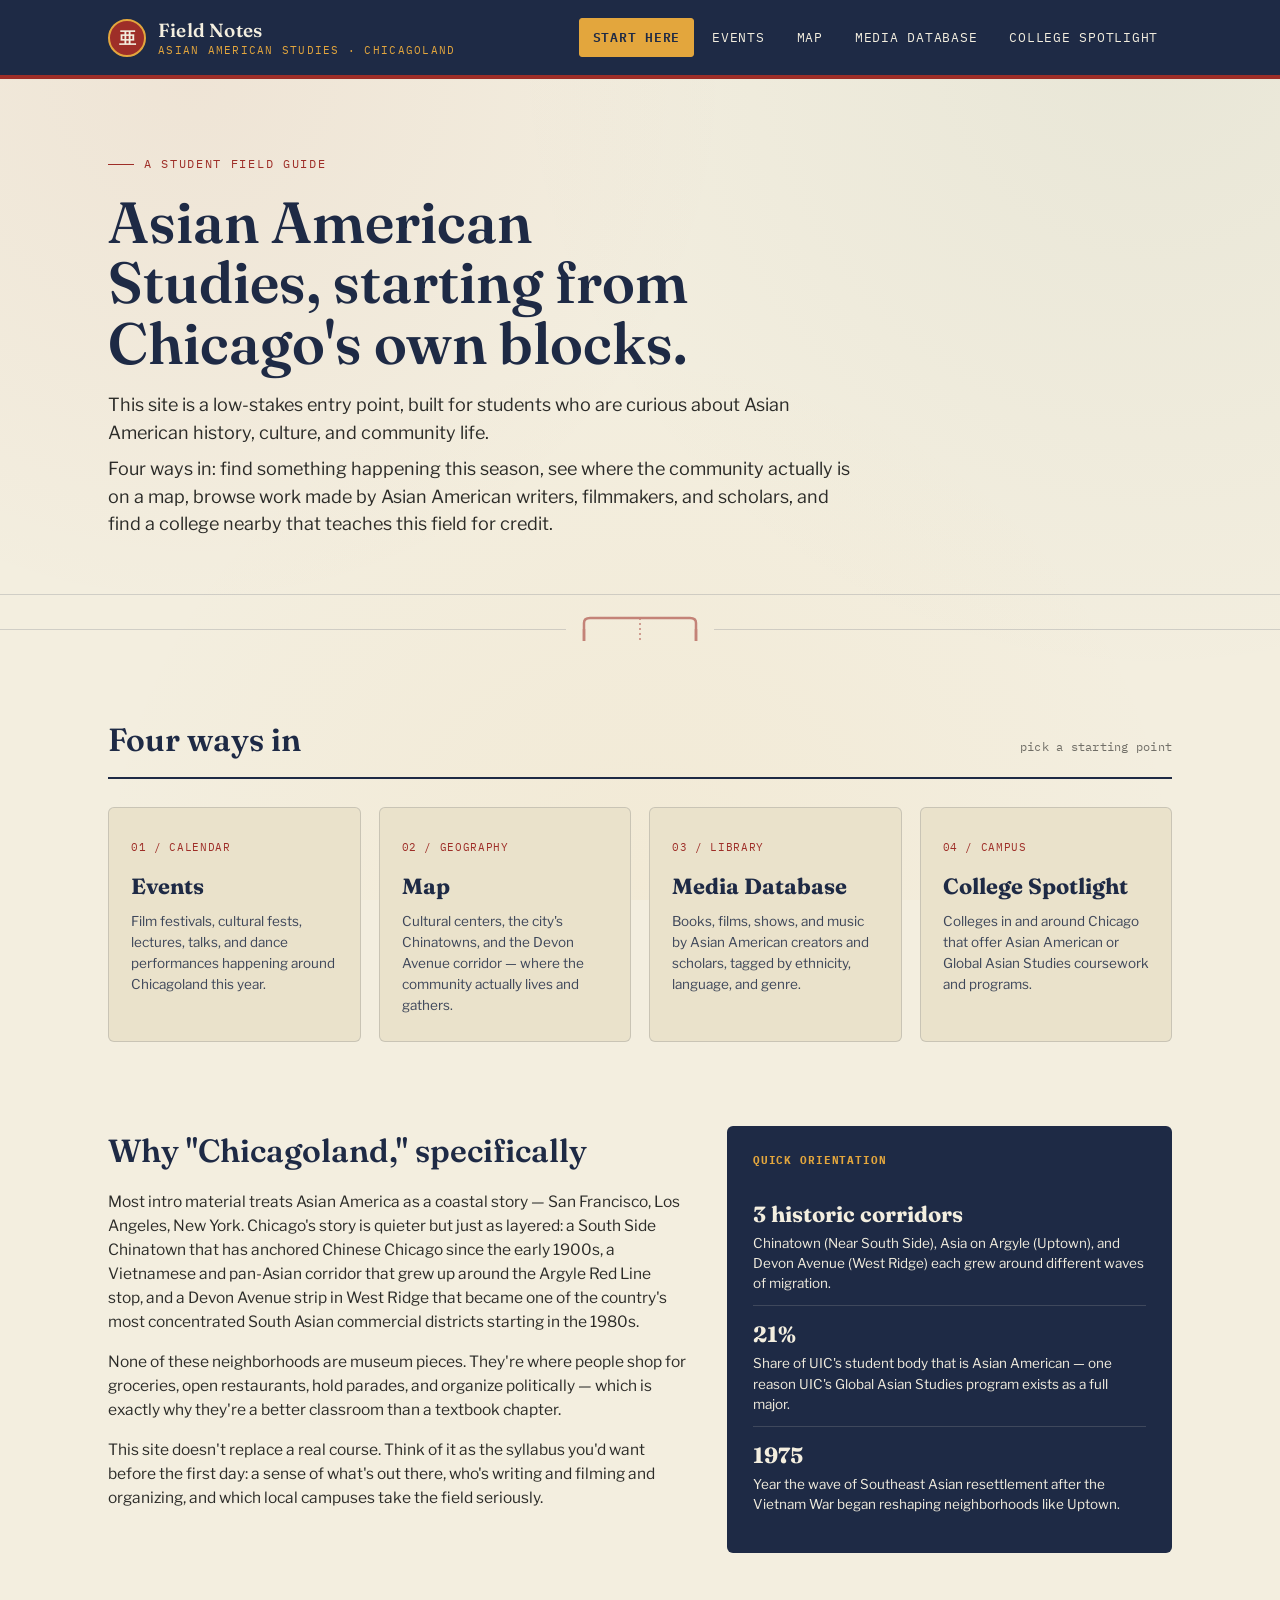
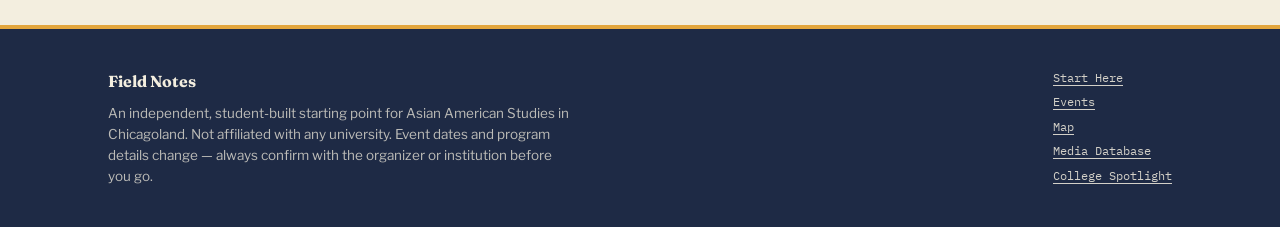
<file: index.html>
<!DOCTYPE html>
<html lang="en">
<head>
<meta charset="UTF-8">
<meta name="viewport" content="width=device-width, initial-scale=1.0">
<title>Field Notes — Asian American Studies, Chicagoland</title>
<meta name="description" content="An accessible starting point for students exploring Asian American Studies in Chicagoland: events, cultural geography, media, and college programs.">
<link rel="stylesheet" href="styles.css">
</head>
<body>

<header class="site-header">
  <div class="header-inner">
    <a class="brand" href="index.html">
      <span class="brand-mark" aria-hidden="true">亜</span>
      <span class="brand-text">Field Notes
        <span>Asian American Studies · Chicagoland</span>
      </span>
    </a>
    <button class="nav-toggle" aria-label="Toggle navigation" aria-expanded="false">☰</button>
    <nav class="mainnav" aria-label="Primary">
      <a href="index.html" class="active">Start Here</a>
      <a href="events.html">Events</a>
      <a href="map.html">Map</a>
      <a href="media.html">Media Database</a>
      <a href="colleges.html">College Spotlight</a>
    </nav>
  </div>
</header>

<section class="hero">
  <div class="wrap">
    <p class="eyebrow">A Student Field Guide</p>
    <h1 class="page-title">Asian American Studies, starting from Chicago's own blocks.</h1>
    <p class="lede">This site is a low-stakes entry point, built for students who are curious about Asian American history, culture, and community life.</p>
    <p class="lede">Four ways in: find something happening this season, see where the community actually is on a map, browse work made by Asian American writers, filmmakers, and scholars, and find a college nearby that teaches this field for credit.</p>
  </div>
</section>

<div class="gate-divider" aria-hidden="true">
  <div class="rule"></div>
  <svg viewBox="0 0 120 28" fill="none" xmlns="http://www.w3.org/2000/svg">
    <path d="M4 26 L4 8 Q4 3 10 3 L110 3 Q116 3 116 8 L116 26" stroke="currentColor" stroke-width="2.5"/>
    <line x1="4" y1="26" x2="4" y2="14" stroke="currentColor" stroke-width="2.5"/>
    <line x1="116" y1="26" x2="116" y2="14" stroke="currentColor" stroke-width="2.5"/>
    <line x1="60" y1="3" x2="60" y2="26" stroke="currentColor" stroke-width="1.5" stroke-dasharray="2 3"/>
  </svg>
  <div class="rule"></div>
</div>

<section>
  <div class="wrap">
    <div class="section-head">
      <h2 class="section-title">Four ways in</h2>
      <span class="section-note">pick a starting point</span>
    </div>
    <div class="pillar-grid">
      <a class="pillar-card" href="events.html">
        <span class="pillar-num">01 / CALENDAR</span>
        <h3>Events</h3>
        <p>Film festivals, cultural fests, lectures, talks, and dance performances happening around Chicagoland this year.</p>
      </a>
      <a class="pillar-card" href="map.html">
        <span class="pillar-num">02 / GEOGRAPHY</span>
        <h3>Map</h3>
        <p>Cultural centers, the city's Chinatowns, and the Devon Avenue corridor — where the community actually lives and gathers.</p>
      </a>
      <a class="pillar-card" href="media.html">
        <span class="pillar-num">03 / LIBRARY</span>
        <h3>Media Database</h3>
        <p>Books, films, shows, and music by Asian American creators and scholars, tagged by ethnicity, language, and genre.</p>
      </a>
      <a class="pillar-card" href="colleges.html">
        <span class="pillar-num">04 / CAMPUS</span>
        <h3>College Spotlight</h3>
        <p>Colleges in and around Chicago that offer Asian American or Global Asian Studies coursework and programs.</p>
      </a>
    </div>
  </div>
</section>

<section class="tight">
  <div class="wrap">
    <div class="intro-columns">
      <div>
        <h2 class="section-title" style="border:none; margin-bottom:14px;">Why "Chicagoland," specifically</h2>
        <p>Most intro material treats Asian America as a coastal story — San Francisco, Los Angeles, New York. Chicago's story is quieter but just as layered: a South Side Chinatown that has anchored Chinese Chicago since the early 1900s, a Vietnamese and pan-Asian corridor that grew up around the Argyle Red Line stop, and a Devon Avenue strip in West Ridge that became one of the country's most concentrated South Asian commercial districts starting in the 1980s.</p>
        <p>None of these neighborhoods are museum pieces. They're where people shop for groceries, open restaurants, hold parades, and organize politically — which is exactly why they're a better classroom than a textbook chapter.</p>
        <p>This site doesn't replace a real course. Think of it as the syllabus you'd want before the first day: a sense of what's out there, who's writing and filming and organizing, and which local campuses take the field seriously.</p>
      </div>
      <div class="fact-box">
        <h3>Quick orientation</h3>
        <ul>
          <li><strong>3 historic corridors</strong>Chinatown (Near South Side), Asia on Argyle (Uptown), and Devon Avenue (West Ridge) each grew around different waves of migration.</li>
          <li><strong>21%</strong>Share of UIC's student body that is Asian American — one reason UIC's Global Asian Studies program exists as a full major.</li>
          <li><strong>1975</strong>Year the wave of Southeast Asian resettlement after the Vietnam War began reshaping neighborhoods like Uptown.</li>
        </ul>
      </div>
    </div>
  </div>
</section>

<footer class="site-footer">
  <div class="wrap foot-inner">
    <div>
      <p><strong style="color:var(--paper); font-family:var(--font-display); font-size:16px;">Field Notes</strong></p>
      <p>An independent, student-built starting point for Asian American Studies in Chicagoland. Not affiliated with any university. Event dates and program details change — always confirm with the organizer or institution before you go.</p>
    </div>
    <nav class="foot-nav" aria-label="Footer">
      <a href="index.html">Start Here</a>
      <a href="events.html">Events</a>
      <a href="map.html">Map</a>
      <a href="media.html">Media Database</a>
      <a href="colleges.html">College Spotlight</a>
    </nav>
  </div>
</footer>

<script src="script.js"></script>
</body>
</html>
</file>
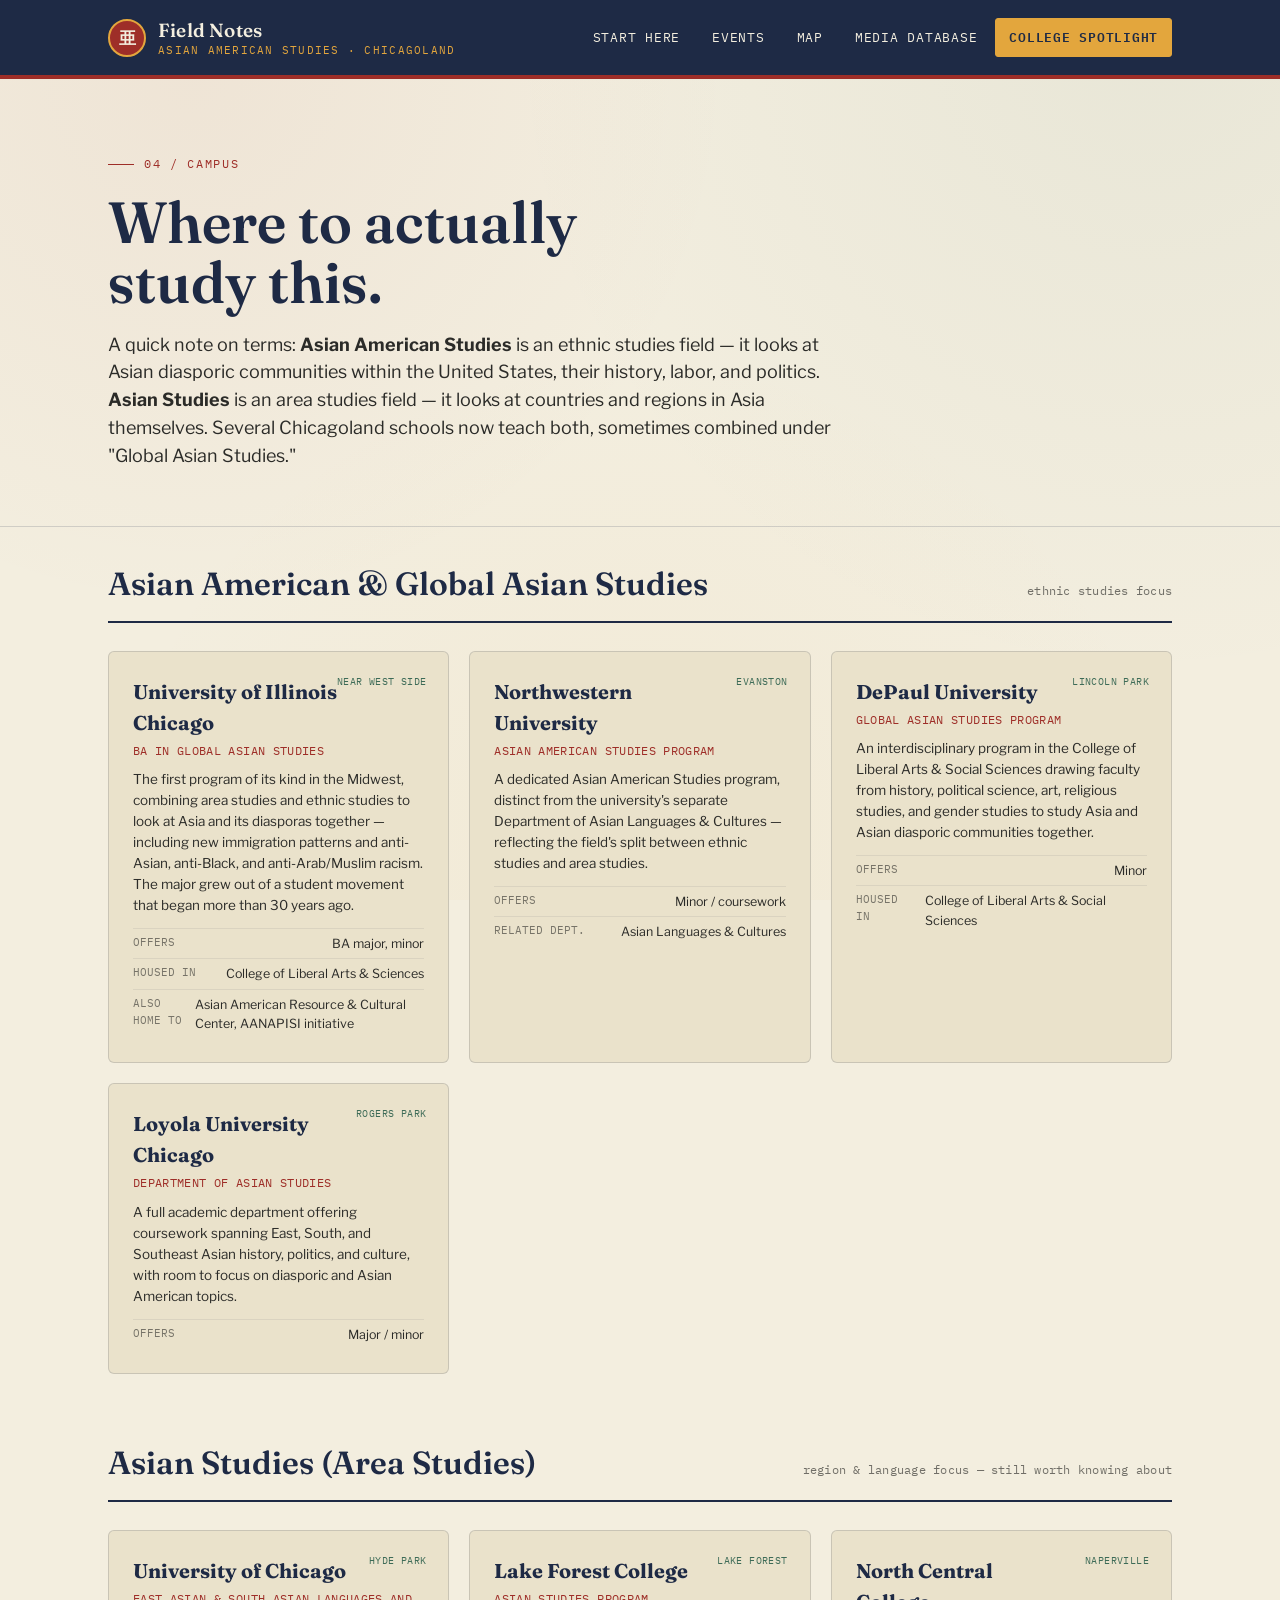
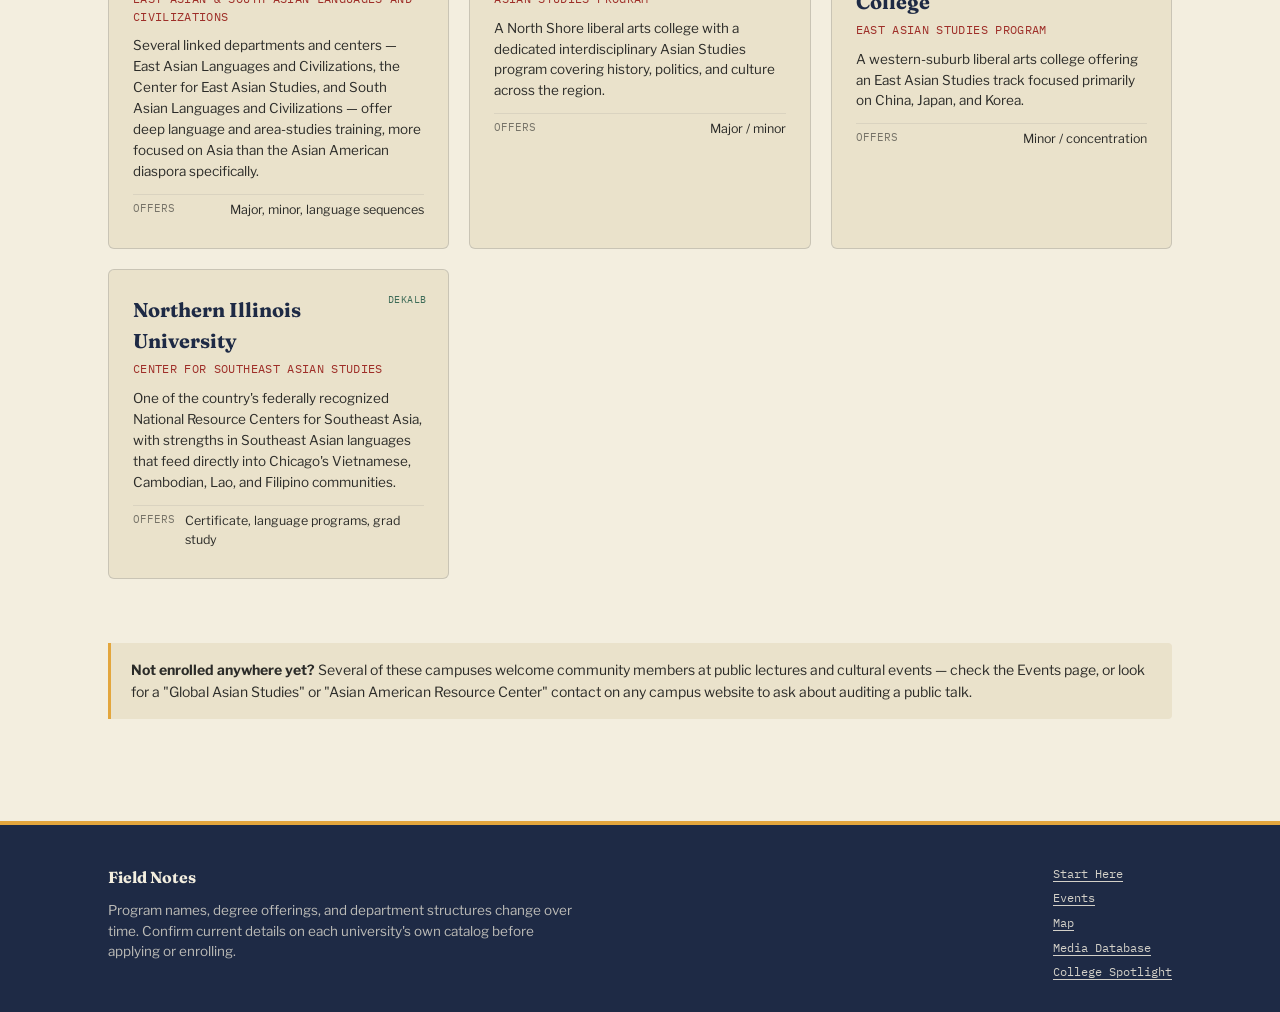
<file: colleges.html>
<!DOCTYPE html>
<html lang="en">
<head>
<meta charset="UTF-8">
<meta name="viewport" content="width=device-width, initial-scale=1.0">
<title>College Spotlight — Field Notes: Asian American Studies, Chicagoland</title>
<meta name="description" content="Colleges in and around Chicago offering Asian American Studies or Global Asian Studies coursework.">
<link rel="stylesheet" href="styles.css">
</head>
<body>

<header class="site-header">
  <div class="header-inner">
    <a class="brand" href="index.html">
      <span class="brand-mark" aria-hidden="true">亜</span>
      <span class="brand-text">Field Notes
        <span>Asian American Studies · Chicagoland</span>
      </span>
    </a>
    <button class="nav-toggle" aria-label="Toggle navigation" aria-expanded="false">☰</button>
    <nav class="mainnav" aria-label="Primary">
      <a href="index.html">Start Here</a>
      <a href="events.html">Events</a>
      <a href="map.html">Map</a>
      <a href="media.html">Media Database</a>
      <a href="colleges.html" class="active">College Spotlight</a>
    </nav>
  </div>
</header>

<section class="hero">
  <div class="wrap">
    <p class="eyebrow">04 / Campus</p>
    <h1 class="page-title">Where to actually study this.</h1>
    <p class="lede">A quick note on terms: <strong>Asian American Studies</strong> is an ethnic studies field — it looks at Asian diasporic communities within the United States, their history, labor, and politics. <strong>Asian Studies</strong> is an area studies field — it looks at countries and regions in Asia themselves. Several Chicagoland schools now teach both, sometimes combined under "Global Asian Studies."</p>
  </div>
</section>

<section class="tight">
  <div class="wrap">
    <div class="section-head">
      <h2 class="section-title">Asian American &amp; Global Asian Studies</h2>
      <span class="section-note">ethnic studies focus</span>
    </div>

    <div class="college-grid">

      <div class="college-card">
        <span class="locale">Near West Side</span>
        <h3>University of Illinois Chicago</h3>
        <div class="college-program">BA in Global Asian Studies</div>
        <p class="desc">The first program of its kind in the Midwest, combining area studies and ethnic studies to look at Asia and its diasporas together — including new immigration patterns and anti-Asian, anti-Black, and anti-Arab/Muslim racism. The major grew out of a student movement that began more than 30 years ago.</p>
        <ul class="college-facts">
          <li><span>Offers</span><span>BA major, minor</span></li>
          <li><span>Housed in</span><span>College of Liberal Arts &amp; Sciences</span></li>
          <li><span>Also home to</span><span>Asian American Resource &amp; Cultural Center, AANAPISI initiative</span></li>
        </ul>
      </div>

      <div class="college-card">
        <span class="locale">Evanston</span>
        <h3>Northwestern University</h3>
        <div class="college-program">Asian American Studies Program</div>
        <p class="desc">A dedicated Asian American Studies program, distinct from the university's separate Department of Asian Languages &amp; Cultures — reflecting the field's split between ethnic studies and area studies.</p>
        <ul class="college-facts">
          <li><span>Offers</span><span>Minor / coursework</span></li>
          <li><span>Related dept.</span><span>Asian Languages &amp; Cultures</span></li>
        </ul>
      </div>

      <div class="college-card">
        <span class="locale">Lincoln Park</span>
        <h3>DePaul University</h3>
        <div class="college-program">Global Asian Studies Program</div>
        <p class="desc">An interdisciplinary program in the College of Liberal Arts &amp; Social Sciences drawing faculty from history, political science, art, religious studies, and gender studies to study Asia and Asian diasporic communities together.</p>
        <ul class="college-facts">
          <li><span>Offers</span><span>Minor</span></li>
          <li><span>Housed in</span><span>College of Liberal Arts &amp; Social Sciences</span></li>
        </ul>
      </div>

      <div class="college-card">
        <span class="locale">Rogers Park</span>
        <h3>Loyola University Chicago</h3>
        <div class="college-program">Department of Asian Studies</div>
        <p class="desc">A full academic department offering coursework spanning East, South, and Southeast Asian history, politics, and culture, with room to focus on diasporic and Asian American topics.</p>
        <ul class="college-facts">
          <li><span>Offers</span><span>Major / minor</span></li>
        </ul>
      </div>

    </div>
  </div>
</section>

<section class="tight">
  <div class="wrap">
    <div class="section-head">
      <h2 class="section-title">Asian Studies (Area Studies)</h2>
      <span class="section-note">region &amp; language focus — still worth knowing about</span>
    </div>

    <div class="college-grid">

      <div class="college-card">
        <span class="locale">Hyde Park</span>
        <h3>University of Chicago</h3>
        <div class="college-program">East Asian &amp; South Asian Languages and Civilizations</div>
        <p class="desc">Several linked departments and centers — East Asian Languages and Civilizations, the Center for East Asian Studies, and South Asian Languages and Civilizations — offer deep language and area-studies training, more focused on Asia than the Asian American diaspora specifically.</p>
        <ul class="college-facts">
          <li><span>Offers</span><span>Major, minor, language sequences</span></li>
        </ul>
      </div>

      <div class="college-card">
        <span class="locale">Lake Forest</span>
        <h3>Lake Forest College</h3>
        <div class="college-program">Asian Studies Program</div>
        <p class="desc">A North Shore liberal arts college with a dedicated interdisciplinary Asian Studies program covering history, politics, and culture across the region.</p>
        <ul class="college-facts">
          <li><span>Offers</span><span>Major / minor</span></li>
        </ul>
      </div>

      <div class="college-card">
        <span class="locale">Naperville</span>
        <h3>North Central College</h3>
        <div class="college-program">East Asian Studies Program</div>
        <p class="desc">A western-suburb liberal arts college offering an East Asian Studies track focused primarily on China, Japan, and Korea.</p>
        <ul class="college-facts">
          <li><span>Offers</span><span>Minor / concentration</span></li>
        </ul>
      </div>

      <div class="college-card">
        <span class="locale">DeKalb</span>
        <h3>Northern Illinois University</h3>
        <div class="college-program">Center for Southeast Asian Studies</div>
        <p class="desc">One of the country's federally recognized National Resource Centers for Southeast Asia, with strengths in Southeast Asian languages that feed directly into Chicago's Vietnamese, Cambodian, Lao, and Filipino communities.</p>
        <ul class="college-facts">
          <li><span>Offers</span><span>Certificate, language programs, grad study</span></li>
        </ul>
      </div>

    </div>
  </div>
</section>

<section class="tight">
  <div class="wrap">
    <div class="recur-note">
      <strong>Not enrolled anywhere yet?</strong> Several of these campuses welcome community members at public lectures and cultural events — check the Events page, or look for a "Global Asian Studies" or "Asian American Resource Center" contact on any campus website to ask about auditing a public talk.
    </div>
  </div>
</section>

<footer class="site-footer">
  <div class="wrap foot-inner">
    <div>
      <p><strong style="color:var(--paper); font-family:var(--font-display); font-size:16px;">Field Notes</strong></p>
      <p>Program names, degree offerings, and department structures change over time. Confirm current details on each university's own catalog before applying or enrolling.</p>
    </div>
    <nav class="foot-nav" aria-label="Footer">
      <a href="index.html">Start Here</a>
      <a href="events.html">Events</a>
      <a href="map.html">Map</a>
      <a href="media.html">Media Database</a>
      <a href="colleges.html">College Spotlight</a>
    </nav>
  </div>
</footer>

<script src="script.js"></script>
</body>
</html>
</file>
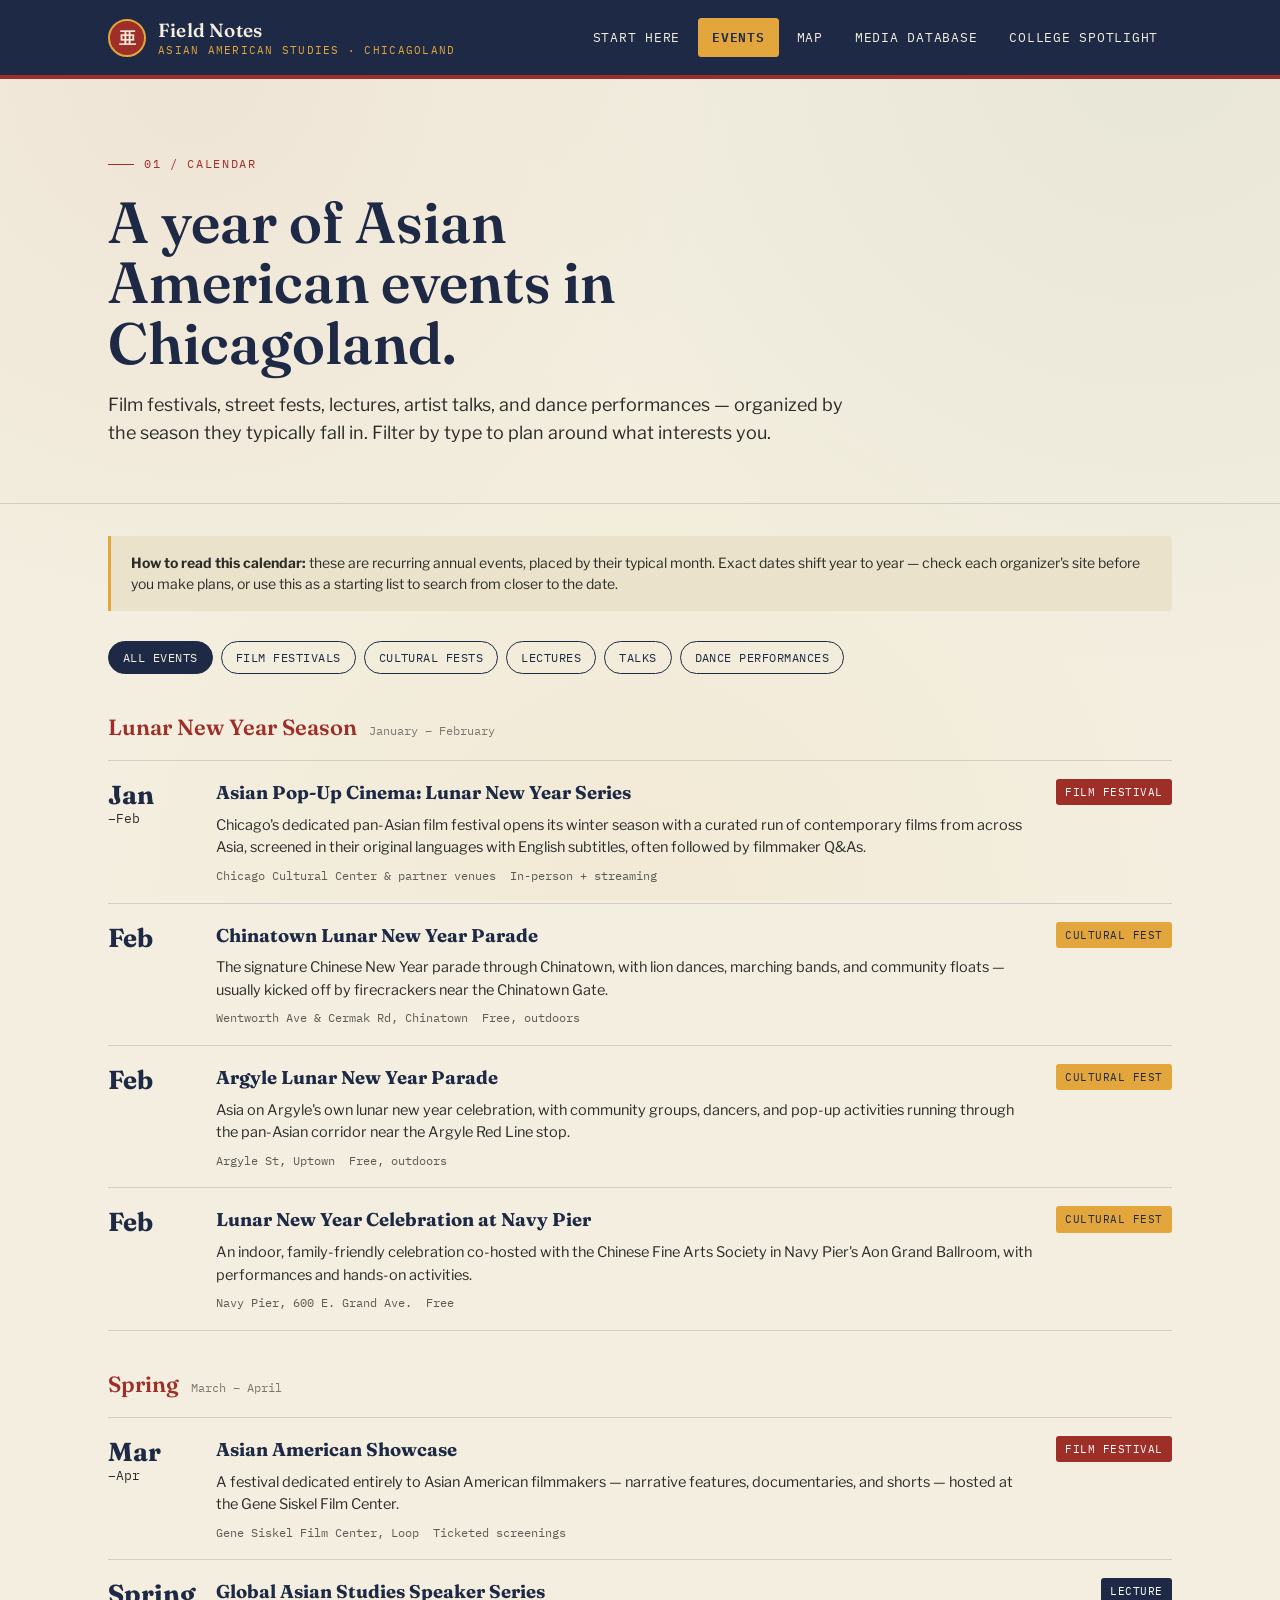
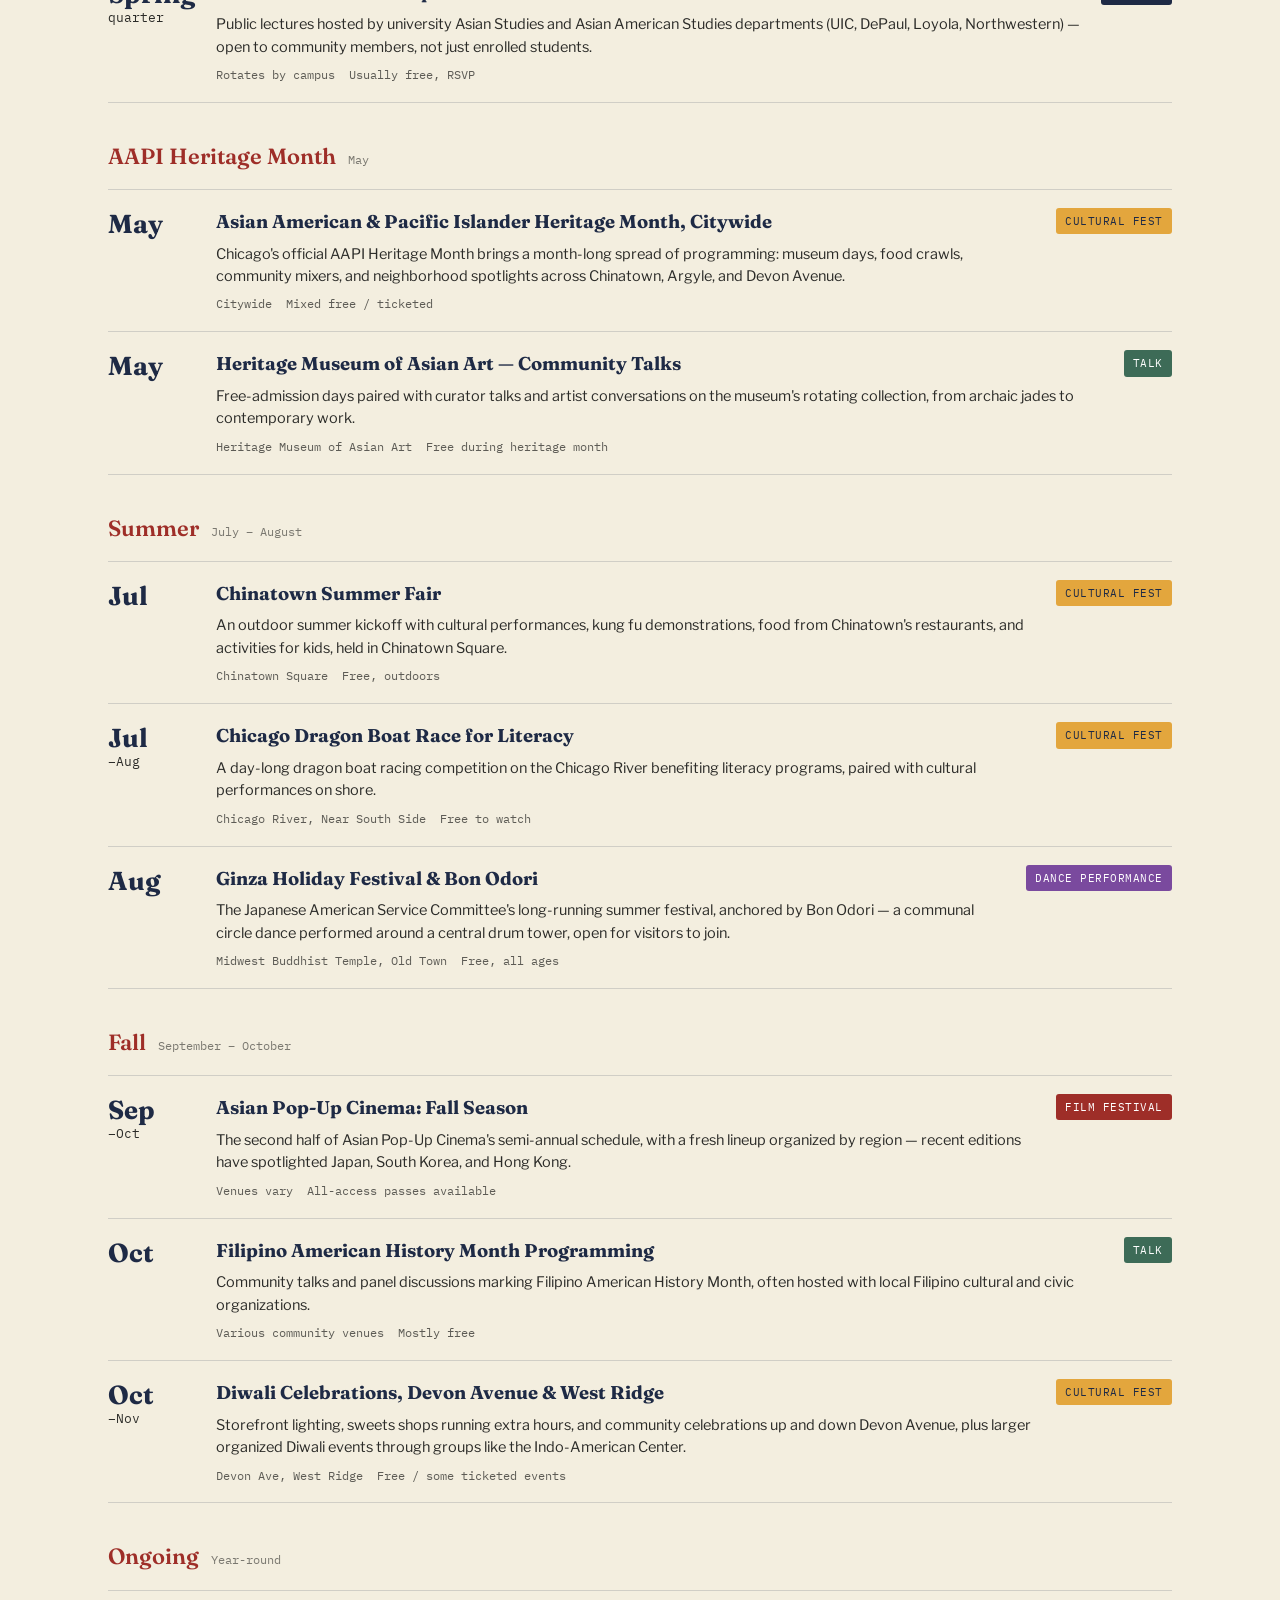
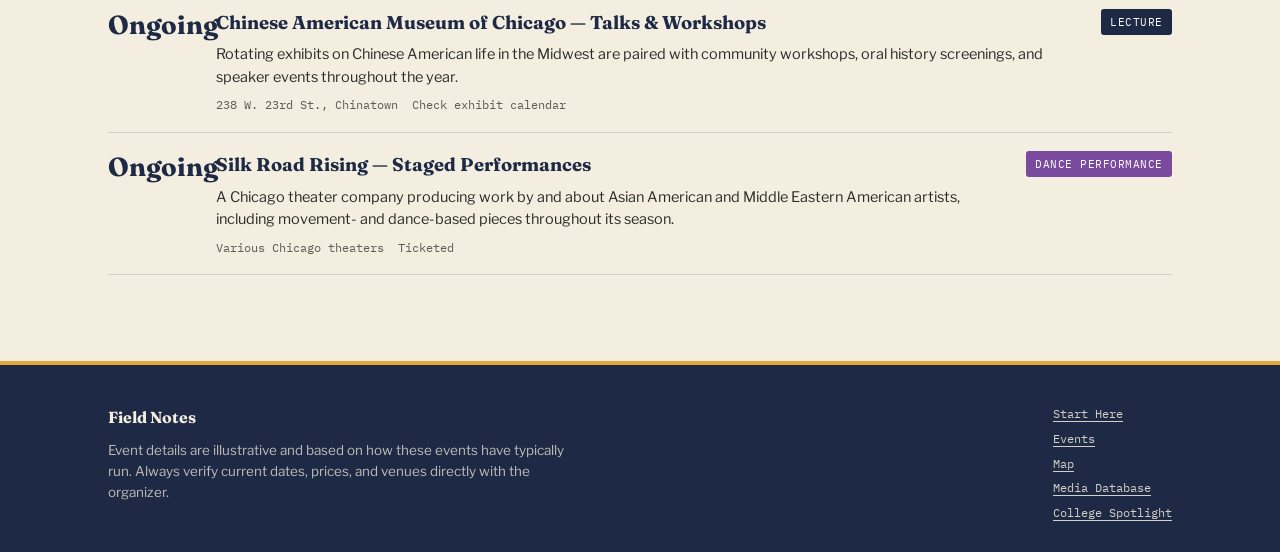
<file: events.html>
<!DOCTYPE html>
<html lang="en">
<head>
<meta charset="UTF-8">
<meta name="viewport" content="width=device-width, initial-scale=1.0">
<title>Events — Field Notes: Asian American Studies, Chicagoland</title>
<meta name="description" content="An annual calendar of Asian American film festivals, cultural fests, lectures, talks, and dance performances around Chicagoland.">
<link rel="stylesheet" href="styles.css">
</head>
<body>

<header class="site-header">
  <div class="header-inner">
    <a class="brand" href="index.html">
      <span class="brand-mark" aria-hidden="true">亜</span>
      <span class="brand-text">Field Notes
        <span>Asian American Studies · Chicagoland</span>
      </span>
    </a>
    <button class="nav-toggle" aria-label="Toggle navigation" aria-expanded="false">☰</button>
    <nav class="mainnav" aria-label="Primary">
      <a href="index.html">Start Here</a>
      <a href="events.html" class="active">Events</a>
      <a href="map.html">Map</a>
      <a href="media.html">Media Database</a>
      <a href="colleges.html">College Spotlight</a>
    </nav>
  </div>
</header>

<section class="hero">
  <div class="wrap">
    <p class="eyebrow">01 / Calendar</p>
    <h1 class="page-title">A year of Asian American events in Chicagoland.</h1>
    <p class="lede">Film festivals, street fests, lectures, artist talks, and dance performances — organized by the season they typically fall in. Filter by type to plan around what interests you.</p>
  </div>
</section>

<section class="tight">
  <div class="wrap">

    <div class="recur-note">
      <strong>How to read this calendar:</strong> these are recurring annual events, placed by their typical month. Exact dates shift year to year — check each organizer's site before you make plans, or use this as a starting list to search from closer to the date.
    </div>

    <div class="filter-row" role="group" aria-label="Filter events by type">
      <button class="filter-chip active" data-filter="all">All Events</button>
      <button class="filter-chip" data-filter="film">Film Festivals</button>
      <button class="filter-chip" data-filter="fest">Cultural Fests</button>
      <button class="filter-chip" data-filter="lecture">Lectures</button>
      <button class="filter-chip" data-filter="talk">Talks</button>
      <button class="filter-chip" data-filter="dance">Dance Performances</button>
    </div>

    <!-- JANUARY / FEBRUARY -->
    <div class="month-group" data-month="Jan–Feb">
      <div class="month-label">Lunar New Year Season <span class="count">January – February</span></div>

      <div class="event-row" data-cat="film">
        <div class="event-date"><strong>Jan</strong>–Feb</div>
        <div class="event-body">
          <h3>Asian Pop-Up Cinema: Lunar New Year Series</h3>
          <p>Chicago's dedicated pan-Asian film festival opens its winter season with a curated run of contemporary films from across Asia, screened in their original languages with English subtitles, often followed by filmmaker Q&As.</p>
          <div class="event-meta"><span>Chicago Cultural Center &amp; partner venues</span><span>In-person + streaming</span></div>
        </div>
        <span class="event-tag tag-film">Film Festival</span>
      </div>

      <div class="event-row" data-cat="fest">
        <div class="event-date"><strong>Feb</strong></div>
        <div class="event-body">
          <h3>Chinatown Lunar New Year Parade</h3>
          <p>The signature Chinese New Year parade through Chinatown, with lion dances, marching bands, and community floats — usually kicked off by firecrackers near the Chinatown Gate.</p>
          <div class="event-meta"><span>Wentworth Ave &amp; Cermak Rd, Chinatown</span><span>Free, outdoors</span></div>
        </div>
        <span class="event-tag tag-fest">Cultural Fest</span>
      </div>

      <div class="event-row" data-cat="fest">
        <div class="event-date"><strong>Feb</strong></div>
        <div class="event-body">
          <h3>Argyle Lunar New Year Parade</h3>
          <p>Asia on Argyle's own lunar new year celebration, with community groups, dancers, and pop-up activities running through the pan-Asian corridor near the Argyle Red Line stop.</p>
          <div class="event-meta"><span>Argyle St, Uptown</span><span>Free, outdoors</span></div>
        </div>
        <span class="event-tag tag-fest">Cultural Fest</span>
      </div>

      <div class="event-row" data-cat="fest">
        <div class="event-date"><strong>Feb</strong></div>
        <div class="event-body">
          <h3>Lunar New Year Celebration at Navy Pier</h3>
          <p>An indoor, family-friendly celebration co-hosted with the Chinese Fine Arts Society in Navy Pier's Aon Grand Ballroom, with performances and hands-on activities.</p>
          <div class="event-meta"><span>Navy Pier, 600 E. Grand Ave.</span><span>Free</span></div>
        </div>
        <span class="event-tag tag-fest">Cultural Fest</span>
      </div>
    </div>

    <!-- MARCH / APRIL -->
    <div class="month-group" data-month="Mar–Apr">
      <div class="month-label">Spring <span class="count">March – April</span></div>

      <div class="event-row" data-cat="film">
        <div class="event-date"><strong>Mar</strong>–Apr</div>
        <div class="event-body">
          <h3>Asian American Showcase</h3>
          <p>A festival dedicated entirely to Asian American filmmakers — narrative features, documentaries, and shorts — hosted at the Gene Siskel Film Center.</p>
          <div class="event-meta"><span>Gene Siskel Film Center, Loop</span><span>Ticketed screenings</span></div>
        </div>
        <span class="event-tag tag-film">Film Festival</span>
      </div>

      <div class="event-row" data-cat="lecture">
        <div class="event-date"><strong>Spring</strong> quarter</div>
        <div class="event-body">
          <h3>Global Asian Studies Speaker Series</h3>
          <p>Public lectures hosted by university Asian Studies and Asian American Studies departments (UIC, DePaul, Loyola, Northwestern) — open to community members, not just enrolled students.</p>
          <div class="event-meta"><span>Rotates by campus</span><span>Usually free, RSVP</span></div>
        </div>
        <span class="event-tag tag-lecture">Lecture</span>
      </div>
    </div>

    <!-- MAY -->
    <div class="month-group" data-month="May">
      <div class="month-label">AAPI Heritage Month <span class="count">May</span></div>

      <div class="event-row" data-cat="fest">
        <div class="event-date"><strong>May</strong></div>
        <div class="event-body">
          <h3>Asian American &amp; Pacific Islander Heritage Month, Citywide</h3>
          <p>Chicago's official AAPI Heritage Month brings a month-long spread of programming: museum days, food crawls, community mixers, and neighborhood spotlights across Chinatown, Argyle, and Devon Avenue.</p>
          <div class="event-meta"><span>Citywide</span><span>Mixed free / ticketed</span></div>
        </div>
        <span class="event-tag tag-fest">Cultural Fest</span>
      </div>

      <div class="event-row" data-cat="talk">
        <div class="event-date"><strong>May</strong></div>
        <div class="event-body">
          <h3>Heritage Museum of Asian Art — Community Talks</h3>
          <p>Free-admission days paired with curator talks and artist conversations on the museum's rotating collection, from archaic jades to contemporary work.</p>
          <div class="event-meta"><span>Heritage Museum of Asian Art</span><span>Free during heritage month</span></div>
        </div>
        <span class="event-tag tag-talk">Talk</span>
      </div>
    </div>

    <!-- JULY / AUGUST -->
    <div class="month-group" data-month="Jul–Aug">
      <div class="month-label">Summer <span class="count">July – August</span></div>

      <div class="event-row" data-cat="fest">
        <div class="event-date"><strong>Jul</strong></div>
        <div class="event-body">
          <h3>Chinatown Summer Fair</h3>
          <p>An outdoor summer kickoff with cultural performances, kung fu demonstrations, food from Chinatown's restaurants, and activities for kids, held in Chinatown Square.</p>
          <div class="event-meta"><span>Chinatown Square</span><span>Free, outdoors</span></div>
        </div>
        <span class="event-tag tag-fest">Cultural Fest</span>
      </div>

      <div class="event-row" data-cat="fest">
        <div class="event-date"><strong>Jul</strong>–Aug</div>
        <div class="event-body">
          <h3>Chicago Dragon Boat Race for Literacy</h3>
          <p>A day-long dragon boat racing competition on the Chicago River benefiting literacy programs, paired with cultural performances on shore.</p>
          <div class="event-meta"><span>Chicago River, Near South Side</span><span>Free to watch</span></div>
        </div>
        <span class="event-tag tag-fest">Cultural Fest</span>
      </div>

      <div class="event-row" data-cat="dance">
        <div class="event-date"><strong>Aug</strong></div>
        <div class="event-body">
          <h3>Ginza Holiday Festival &amp; Bon Odori</h3>
          <p>The Japanese American Service Committee's long-running summer festival, anchored by Bon Odori — a communal circle dance performed around a central drum tower, open for visitors to join.</p>
          <div class="event-meta"><span>Midwest Buddhist Temple, Old Town</span><span>Free, all ages</span></div>
        </div>
        <span class="event-tag tag-dance">Dance Performance</span>
      </div>
    </div>

    <!-- SEPT / OCT -->
    <div class="month-group" data-month="Sep–Oct">
      <div class="month-label">Fall <span class="count">September – October</span></div>

      <div class="event-row" data-cat="film">
        <div class="event-date"><strong>Sep</strong>–Oct</div>
        <div class="event-body">
          <h3>Asian Pop-Up Cinema: Fall Season</h3>
          <p>The second half of Asian Pop-Up Cinema's semi-annual schedule, with a fresh lineup organized by region — recent editions have spotlighted Japan, South Korea, and Hong Kong.</p>
          <div class="event-meta"><span>Venues vary</span><span>All-access passes available</span></div>
        </div>
        <span class="event-tag tag-film">Film Festival</span>
      </div>

      <div class="event-row" data-cat="talk">
        <div class="event-date"><strong>Oct</strong></div>
        <div class="event-body">
          <h3>Filipino American History Month Programming</h3>
          <p>Community talks and panel discussions marking Filipino American History Month, often hosted with local Filipino cultural and civic organizations.</p>
          <div class="event-meta"><span>Various community venues</span><span>Mostly free</span></div>
        </div>
        <span class="event-tag tag-talk">Talk</span>
      </div>

      <div class="event-row" data-cat="fest">
        <div class="event-date"><strong>Oct</strong>–Nov</div>
        <div class="event-body">
          <h3>Diwali Celebrations, Devon Avenue &amp; West Ridge</h3>
          <p>Storefront lighting, sweets shops running extra hours, and community celebrations up and down Devon Avenue, plus larger organized Diwali events through groups like the Indo-American Center.</p>
          <div class="event-meta"><span>Devon Ave, West Ridge</span><span>Free / some ticketed events</span></div>
        </div>
        <span class="event-tag tag-fest">Cultural Fest</span>
      </div>
    </div>

    <!-- ONGOING -->
    <div class="month-group" data-month="Year-round">
      <div class="month-label">Ongoing <span class="count">Year-round</span></div>

      <div class="event-row" data-cat="lecture">
        <div class="event-date"><strong>Ongoing</strong></div>
        <div class="event-body">
          <h3>Chinese American Museum of Chicago — Talks &amp; Workshops</h3>
          <p>Rotating exhibits on Chinese American life in the Midwest are paired with community workshops, oral history screenings, and speaker events throughout the year.</p>
          <div class="event-meta"><span>238 W. 23rd St., Chinatown</span><span>Check exhibit calendar</span></div>
        </div>
        <span class="event-tag tag-lecture">Lecture</span>
      </div>

      <div class="event-row" data-cat="dance">
        <div class="event-date"><strong>Ongoing</strong></div>
        <div class="event-body">
          <h3>Silk Road Rising — Staged Performances</h3>
          <p>A Chicago theater company producing work by and about Asian American and Middle Eastern American artists, including movement- and dance-based pieces throughout its season.</p>
          <div class="event-meta"><span>Various Chicago theaters</span><span>Ticketed</span></div>
        </div>
        <span class="event-tag tag-dance">Dance Performance</span>
      </div>
    </div>

    <p id="no-results" class="empty-state">No events match this filter yet — try "All Events."</p>

  </div>
</section>

<footer class="site-footer">
  <div class="wrap foot-inner">
    <div>
      <p><strong style="color:var(--paper); font-family:var(--font-display); font-size:16px;">Field Notes</strong></p>
      <p>Event details are illustrative and based on how these events have typically run. Always verify current dates, prices, and venues directly with the organizer.</p>
    </div>
    <nav class="foot-nav" aria-label="Footer">
      <a href="index.html">Start Here</a>
      <a href="events.html">Events</a>
      <a href="map.html">Map</a>
      <a href="media.html">Media Database</a>
      <a href="colleges.html">College Spotlight</a>
    </nav>
  </div>
</footer>

<script src="script.js"></script>
<script>
  (function(){
    var chips = document.querySelectorAll('.filter-chip');
    var rows = document.querySelectorAll('.event-row');
    var groups = document.querySelectorAll('.month-group');
    var empty = document.getElementById('no-results');

    function applyFilter(filter){
      var anyVisible = false;
      groups.forEach(function(group){
        var groupRows = group.querySelectorAll('.event-row');
        var groupHasVisible = false;
        groupRows.forEach(function(row){
          var match = (filter === 'all') || (row.getAttribute('data-cat') === filter);
          row.hidden = !match;
          if(match){ groupHasVisible = true; anyVisible = true; }
        });
        group.style.display = groupHasVisible ? '' : 'none';
      });
      empty.classList.toggle('show', !anyVisible);
    }

    chips.forEach(function(chip){
      chip.addEventListener('click', function(){
        chips.forEach(function(c){ c.classList.remove('active'); });
        chip.classList.add('active');
        applyFilter(chip.getAttribute('data-filter'));
      });
    });
  })();
</script>
</body>
</html>
</file>
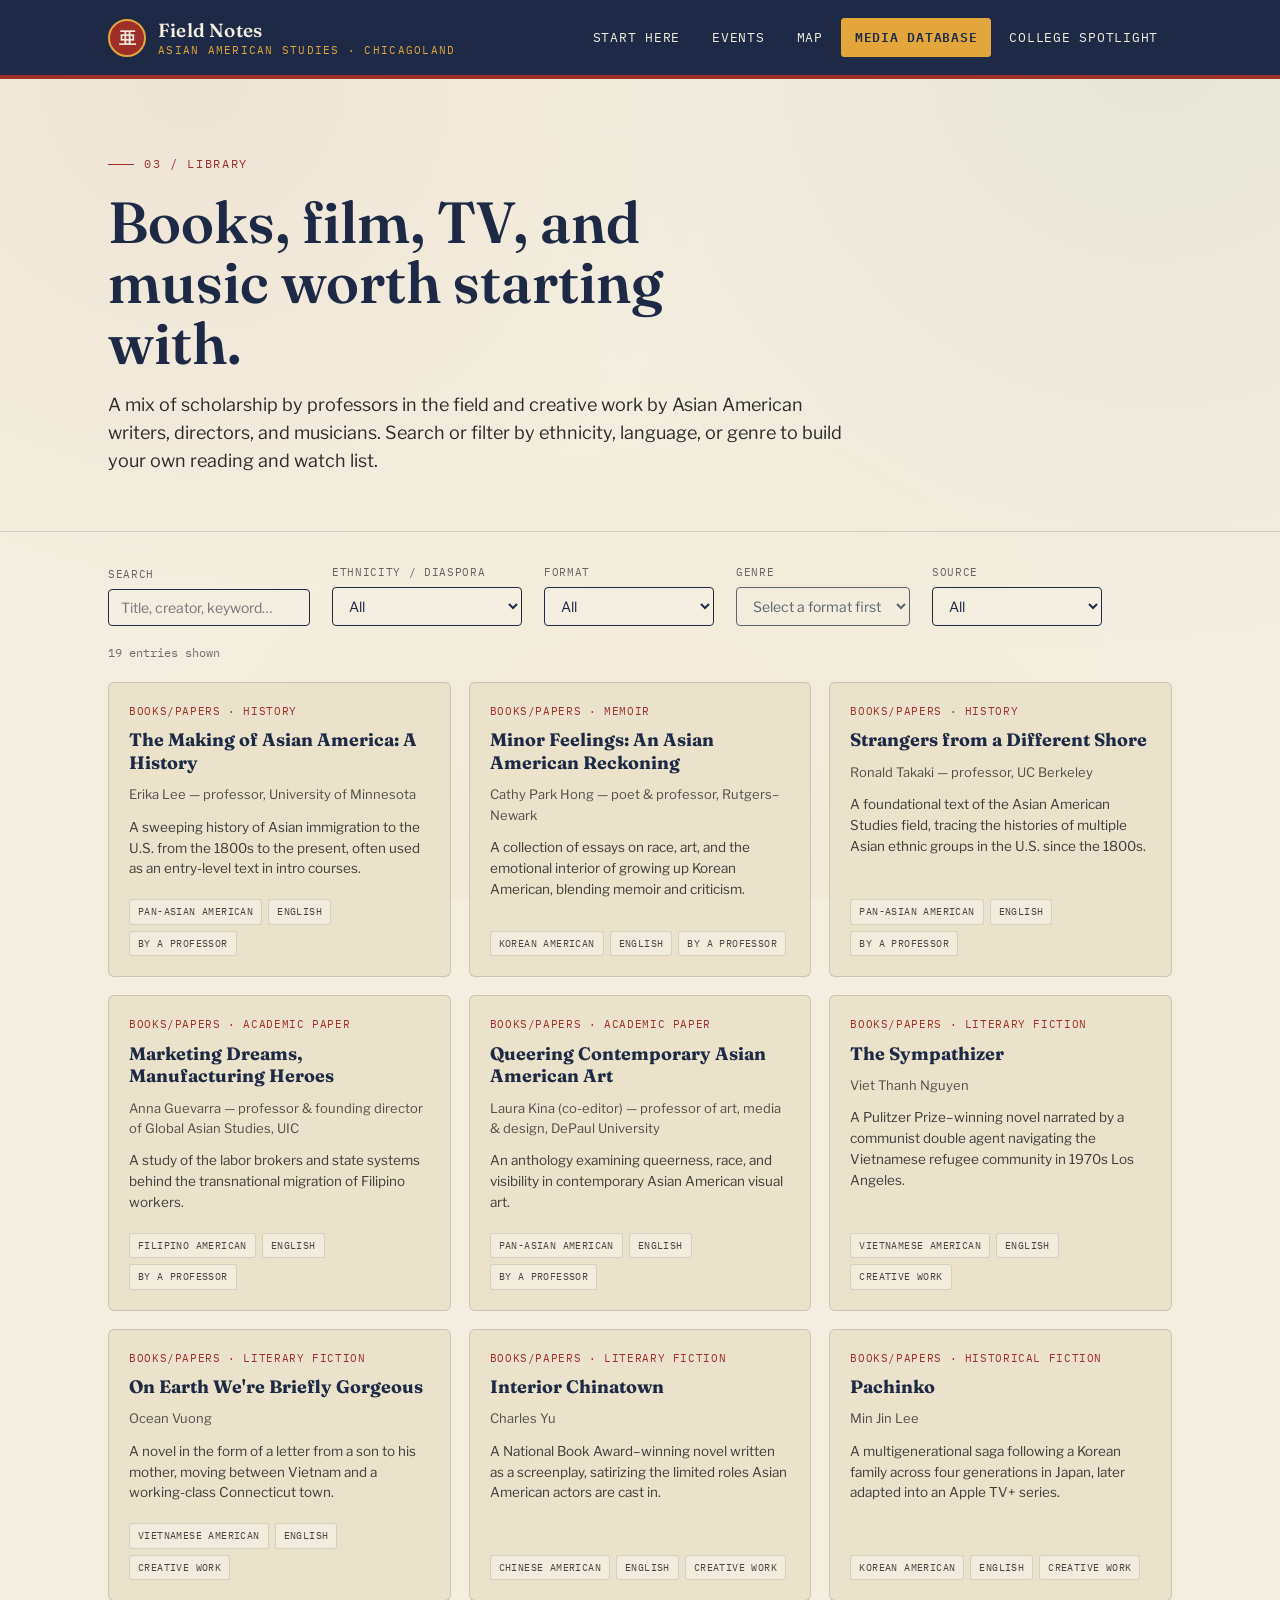
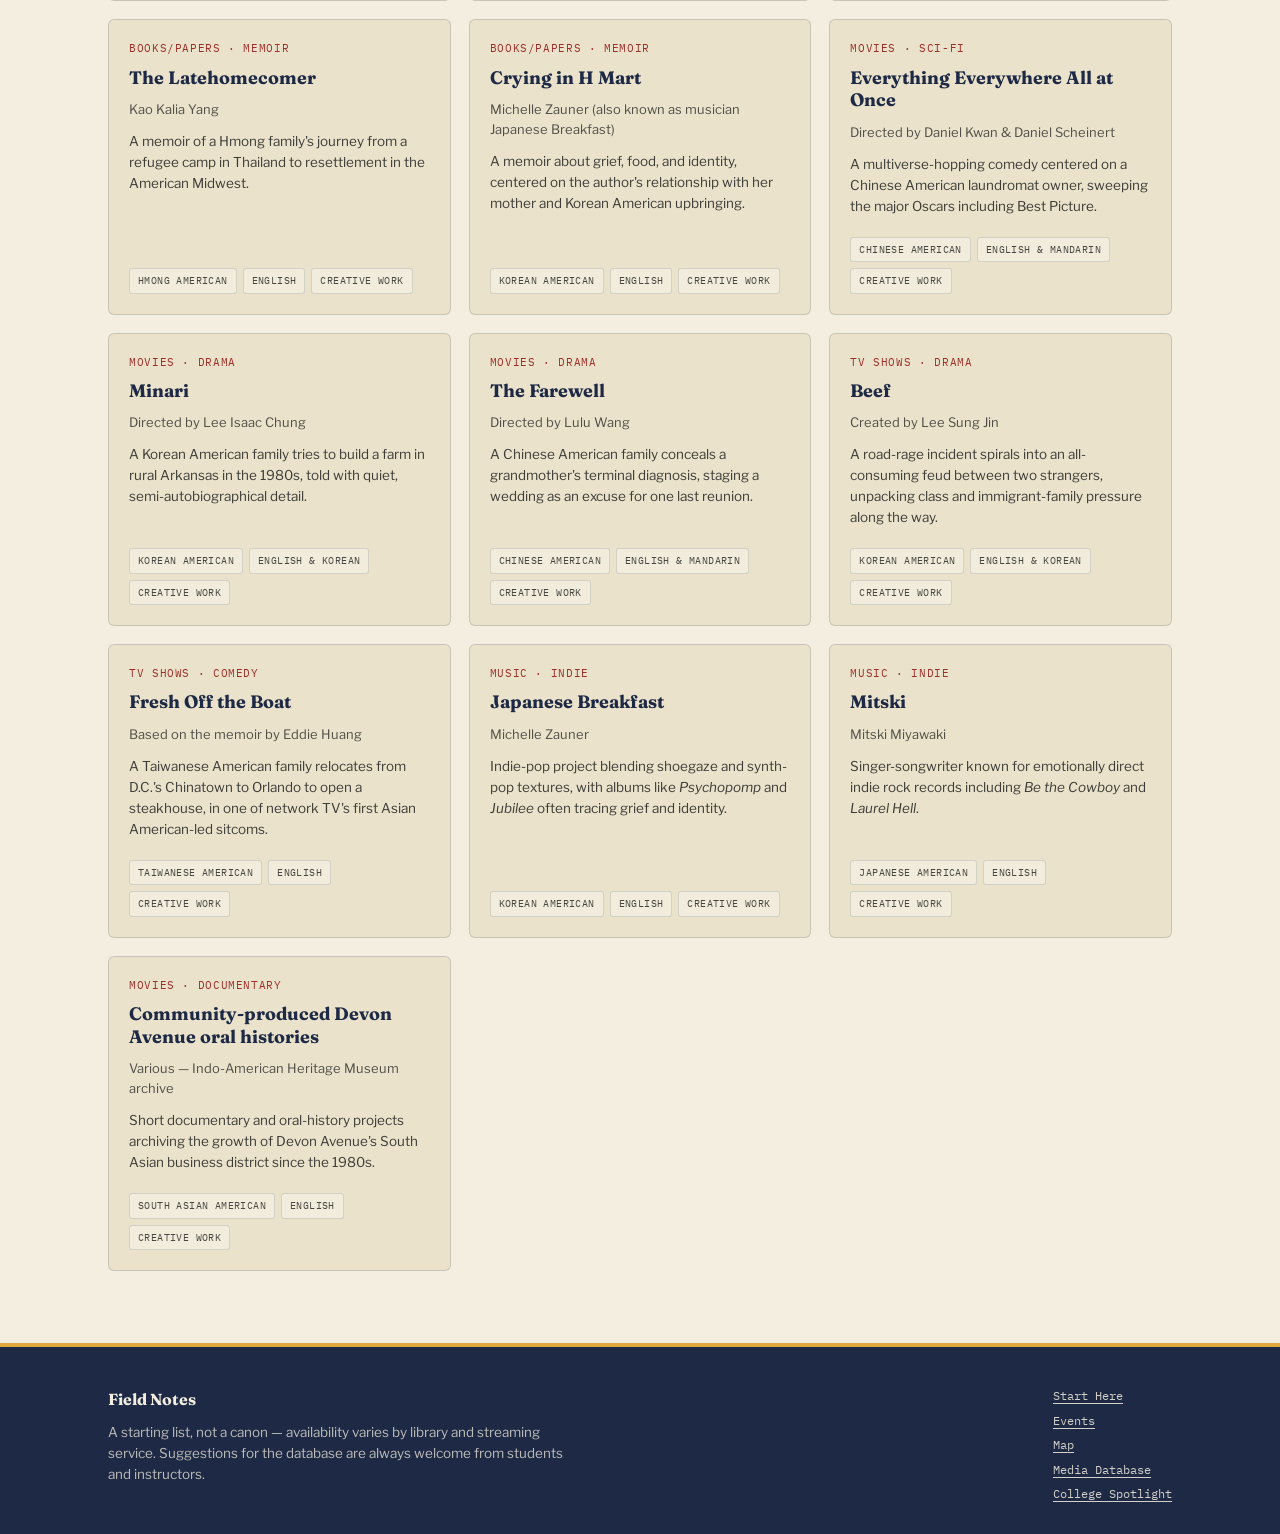
<file: media.html>
<!DOCTYPE html>
<html lang="en">
<head>
<meta charset="UTF-8">
<meta name="viewport" content="width=device-width, initial-scale=1.0">
<title>Media Database — Field Notes: Asian American Studies, Chicagoland</title>
<meta name="description" content="A searchable database of books, films, shows, and music by Asian American creators and scholars, tagged by ethnicity, language, and genre.">
<link rel="stylesheet" href="styles.css">
</head>
<body>

<header class="site-header">
  <div class="header-inner">
    <a class="brand" href="index.html">
      <span class="brand-mark" aria-hidden="true">亜</span>
      <span class="brand-text">Field Notes
        <span>Asian American Studies · Chicagoland</span>
      </span>
    </a>
    <button class="nav-toggle" aria-label="Toggle navigation" aria-expanded="false">☰</button>
    <nav class="mainnav" aria-label="Primary">
      <a href="index.html">Start Here</a>
      <a href="events.html">Events</a>
      <a href="map.html">Map</a>
      <a href="media.html" class="active">Media Database</a>
      <a href="colleges.html">College Spotlight</a>
    </nav>
  </div>
</header>

<section class="hero">
  <div class="wrap">
    <p class="eyebrow">03 / Library</p>
    <h1 class="page-title">Books, film, TV, and music worth starting with.</h1>
    <p class="lede">A mix of scholarship by professors in the field and creative work by Asian American writers, directors, and musicians. Search or filter by ethnicity, language, or genre to build your own reading and watch list.</p>
  </div>
</section>

<section class="tight">
  <div class="wrap">

    <div class="media-controls">
      <div class="control-group">
        <label for="search-input">Search</label>
        <input type="search" id="search-input" placeholder="Title, creator, keyword…">
      </div>
      <div class="control-group">
        <label for="filter-ethnicity">Ethnicity / diaspora</label>
        <select id="filter-ethnicity">
          <option value="all">All</option>
        </select>
      </div>
      <div class="control-group">
        <label for="filter-format">Format</label>
        <select id="filter-format">
          <option value="all">All</option>
          <option value="Books/Papers">Books/Papers</option>
          <option value="TV Shows">TV Shows</option>
          <option value="Movies">Movies</option>
          <option value="Music">Music</option>
        </select>
      </div>
      <div class="control-group">
        <label for="filter-genre">Genre</label>
        <select id="filter-genre" disabled>
          <option value="all">Select a format first</option>
        </select>
      </div>
      <div class="control-group">
        <label for="filter-type">Source</label>
        <select id="filter-type">
          <option value="all">All</option>
          <option value="professor">By a professor</option>
          <option value="creative">Creative work</option>
        </select>
      </div>
    </div>

    <p class="results-count" id="results-count"></p>

    <div class="media-grid" id="media-grid">

      <article class="media-card" data-title="the making of asian america erika lee" data-ethnicity="Pan-Asian American" data-language="English" data-format="Books/Papers" data-genre="history" data-type="professor">
        <span class="media-kind">Books/Papers · History</span>
        <h3>The Making of Asian America: A History</h3>
        <p class="media-creator">Erika Lee — professor, University of Minnesota</p>
        <p class="media-desc">A sweeping history of Asian immigration to the U.S. from the 1800s to the present, often used as an entry-level text in intro courses.</p>
        <div class="media-tags"><span class="tagpill">Pan-Asian American</span><span class="tagpill">English</span><span class="tagpill">By a professor</span></div>
      </article>

      <article class="media-card" data-title="minor feelings cathy park hong" data-ethnicity="Korean American" data-language="English" data-format="Books/Papers" data-genre="memoir" data-type="professor">
        <span class="media-kind">Books/Papers · Memoir</span>
        <h3>Minor Feelings: An Asian American Reckoning</h3>
        <p class="media-creator">Cathy Park Hong — poet &amp; professor, Rutgers–Newark</p>
        <p class="media-desc">A collection of essays on race, art, and the emotional interior of growing up Korean American, blending memoir and criticism.</p>
        <div class="media-tags"><span class="tagpill">Korean American</span><span class="tagpill">English</span><span class="tagpill">By a professor</span></div>
      </article>

      <article class="media-card" data-title="strangers from a different shore ronald takaki" data-ethnicity="Pan-Asian American" data-language="English" data-format="Books/Papers" data-genre="history" data-type="professor">
        <span class="media-kind">Books/Papers · History</span>
        <h3>Strangers from a Different Shore</h3>
        <p class="media-creator">Ronald Takaki — professor, UC Berkeley</p>
        <p class="media-desc">A foundational text of the Asian American Studies field, tracing the histories of multiple Asian ethnic groups in the U.S. since the 1800s.</p>
        <div class="media-tags"><span class="tagpill">Pan-Asian American</span><span class="tagpill">English</span><span class="tagpill">By a professor</span></div>
      </article>

      <article class="media-card" data-title="marketing dreams manufacturing heroes anna guevarra" data-ethnicity="Filipino American" data-language="English" data-format="Books/Papers" data-genre="academic paper" data-type="professor">
        <span class="media-kind">Books/Papers · Academic Paper</span>
        <h3>Marketing Dreams, Manufacturing Heroes</h3>
        <p class="media-creator">Anna Guevarra — professor &amp; founding director of Global Asian Studies, UIC</p>
        <p class="media-desc">A study of the labor brokers and state systems behind the transnational migration of Filipino workers.</p>
        <div class="media-tags"><span class="tagpill">Filipino American</span><span class="tagpill">English</span><span class="tagpill">By a professor</span></div>
      </article>

      <article class="media-card" data-title="queering contemporary asian american art laura kina" data-ethnicity="Pan-Asian American" data-language="English" data-format="Books/Papers" data-genre="academic paper" data-type="professor">
        <span class="media-kind">Books/Papers · Academic Paper</span>
        <h3>Queering Contemporary Asian American Art</h3>
        <p class="media-creator">Laura Kina (co-editor) — professor of art, media &amp; design, DePaul University</p>
        <p class="media-desc">An anthology examining queerness, race, and visibility in contemporary Asian American visual art.</p>
        <div class="media-tags"><span class="tagpill">Pan-Asian American</span><span class="tagpill">English</span><span class="tagpill">By a professor</span></div>
      </article>

      <article class="media-card" data-title="the sympathizer viet thanh nguyen" data-ethnicity="Vietnamese American" data-language="English" data-format="Books/Papers" data-genre="literary fiction" data-type="creative">
        <span class="media-kind">Books/Papers · Literary Fiction</span>
        <h3>The Sympathizer</h3>
        <p class="media-creator">Viet Thanh Nguyen</p>
        <p class="media-desc">A Pulitzer Prize–winning novel narrated by a communist double agent navigating the Vietnamese refugee community in 1970s Los Angeles.</p>
        <div class="media-tags"><span class="tagpill">Vietnamese American</span><span class="tagpill">English</span><span class="tagpill">Creative work</span></div>
      </article>

      <article class="media-card" data-title="on earth we're briefly gorgeous ocean vuong" data-ethnicity="Vietnamese American" data-language="English" data-format="Books/Papers" data-genre="literary fiction" data-type="creative">
        <span class="media-kind">Books/Papers · Literary Fiction</span>
        <h3>On Earth We're Briefly Gorgeous</h3>
        <p class="media-creator">Ocean Vuong</p>
        <p class="media-desc">A novel in the form of a letter from a son to his mother, moving between Vietnam and a working-class Connecticut town.</p>
        <div class="media-tags"><span class="tagpill">Vietnamese American</span><span class="tagpill">English</span><span class="tagpill">Creative work</span></div>
      </article>

      <article class="media-card" data-title="interior chinatown charles yu" data-ethnicity="Chinese American" data-language="English" data-format="Books/Papers" data-genre="literary fiction" data-type="creative">
        <span class="media-kind">Books/Papers · Literary Fiction</span>
        <h3>Interior Chinatown</h3>
        <p class="media-creator">Charles Yu</p>
        <p class="media-desc">A National Book Award–winning novel written as a screenplay, satirizing the limited roles Asian American actors are cast in.</p>
        <div class="media-tags"><span class="tagpill">Chinese American</span><span class="tagpill">English</span><span class="tagpill">Creative work</span></div>
      </article>

      <article class="media-card" data-title="pachinko min jin lee" data-ethnicity="Korean American" data-language="English" data-format="Books/Papers" data-genre="historical fiction" data-type="creative">
        <span class="media-kind">Books/Papers · Historical Fiction</span>
        <h3>Pachinko</h3>
        <p class="media-creator">Min Jin Lee</p>
        <p class="media-desc">A multigenerational saga following a Korean family across four generations in Japan, later adapted into an Apple TV+ series.</p>
        <div class="media-tags"><span class="tagpill">Korean American</span><span class="tagpill">English</span><span class="tagpill">Creative work</span></div>
      </article>

      <article class="media-card" data-title="the latehomecomer kao kalia yang" data-ethnicity="Hmong American" data-language="English" data-format="Books/Papers" data-genre="memoir" data-type="creative">
        <span class="media-kind">Books/Papers · Memoir</span>
        <h3>The Latehomecomer</h3>
        <p class="media-creator">Kao Kalia Yang</p>
        <p class="media-desc">A memoir of a Hmong family's journey from a refugee camp in Thailand to resettlement in the American Midwest.</p>
        <div class="media-tags"><span class="tagpill">Hmong American</span><span class="tagpill">English</span><span class="tagpill">Creative work</span></div>
      </article>

      <article class="media-card" data-title="crying in h mart michelle zauner" data-ethnicity="Korean American" data-language="English" data-format="Books/Papers" data-genre="memoir" data-type="creative">
        <span class="media-kind">Books/Papers · Memoir</span>
        <h3>Crying in H Mart</h3>
        <p class="media-creator">Michelle Zauner (also known as musician Japanese Breakfast)</p>
        <p class="media-desc">A memoir about grief, food, and identity, centered on the author's relationship with her mother and Korean American upbringing.</p>
        <div class="media-tags"><span class="tagpill">Korean American</span><span class="tagpill">English</span><span class="tagpill">Creative work</span></div>
      </article>

      <article class="media-card" data-title="everything everywhere all at once daniel kwan" data-ethnicity="Chinese American" data-language="English & Mandarin" data-format="Movies" data-genre="Sci-fi" data-type="creative">
        <span class="media-kind">Movies · Sci-fi</span>
        <h3>Everything Everywhere All at Once</h3>
        <p class="media-creator">Directed by Daniel Kwan &amp; Daniel Scheinert</p>
        <p class="media-desc">A multiverse-hopping comedy centered on a Chinese American laundromat owner, sweeping the major Oscars including Best Picture.</p>
        <div class="media-tags"><span class="tagpill">Chinese American</span><span class="tagpill">English &amp; Mandarin</span><span class="tagpill">Creative work</span></div>
      </article>

      <article class="media-card" data-title="minari lee isaac chung" data-ethnicity="Korean American" data-language="English & Korean" data-format="Movies" data-genre="Drama" data-type="creative">
        <span class="media-kind">Movies · Drama</span>
        <h3>Minari</h3>
        <p class="media-creator">Directed by Lee Isaac Chung</p>
        <p class="media-desc">A Korean American family tries to build a farm in rural Arkansas in the 1980s, told with quiet, semi-autobiographical detail.</p>
        <div class="media-tags"><span class="tagpill">Korean American</span><span class="tagpill">English &amp; Korean</span><span class="tagpill">Creative work</span></div>
      </article>

      <article class="media-card" data-title="the farewell lulu wang" data-ethnicity="Chinese American" data-language="English & Mandarin" data-format="Movies" data-genre="Drama" data-type="creative">
        <span class="media-kind">Movies · Drama</span>
        <h3>The Farewell</h3>
        <p class="media-creator">Directed by Lulu Wang</p>
        <p class="media-desc">A Chinese American family conceals a grandmother's terminal diagnosis, staging a wedding as an excuse for one last reunion.</p>
        <div class="media-tags"><span class="tagpill">Chinese American</span><span class="tagpill">English &amp; Mandarin</span><span class="tagpill">Creative work</span></div>
      </article>

      <article class="media-card" data-title="beef lee sung jin" data-ethnicity="Korean American" data-language="English & Korean" data-format="TV Shows" data-genre="Drama" data-type="creative">
        <span class="media-kind">TV Shows · Drama</span>
        <h3>Beef</h3>
        <p class="media-creator">Created by Lee Sung Jin</p>
        <p class="media-desc">A road-rage incident spirals into an all-consuming feud between two strangers, unpacking class and immigrant-family pressure along the way.</p>
        <div class="media-tags"><span class="tagpill">Korean American</span><span class="tagpill">English &amp; Korean</span><span class="tagpill">Creative work</span></div>
      </article>

      <article class="media-card" data-title="fresh off the boat eddie huang" data-ethnicity="Taiwanese American" data-language="English" data-format="TV Shows" data-genre="Comedy" data-type="creative">
        <span class="media-kind">TV Shows · Comedy</span>
        <h3>Fresh Off the Boat</h3>
        <p class="media-creator">Based on the memoir by Eddie Huang</p>
        <p class="media-desc">A Taiwanese American family relocates from D.C.'s Chinatown to Orlando to open a steakhouse, in one of network TV's first Asian American-led sitcoms.</p>
        <div class="media-tags"><span class="tagpill">Taiwanese American</span><span class="tagpill">English</span><span class="tagpill">Creative work</span></div>
      </article>

      <article class="media-card" data-title="japanese breakfast psychopomp jubilee michelle zauner music" data-ethnicity="Korean American" data-language="English" data-format="Music" data-genre="Indie" data-type="creative">
        <span class="media-kind">Music · Indie</span>
        <h3>Japanese Breakfast</h3>
        <p class="media-creator">Michelle Zauner</p>
        <p class="media-desc">Indie-pop project blending shoegaze and synth-pop textures, with albums like <em>Psychopomp</em> and <em>Jubilee</em> often tracing grief and identity.</p>
        <div class="media-tags"><span class="tagpill">Korean American</span><span class="tagpill">English</span><span class="tagpill">Creative work</span></div>
      </article>

      <article class="media-card" data-title="mitski be the cowboy laurel hell music" data-ethnicity="Japanese American" data-language="English" data-format="Music" data-genre="Indie" data-type="creative">
        <span class="media-kind">Music · Indie</span>
        <h3>Mitski</h3>
        <p class="media-creator">Mitski Miyawaki</p>
        <p class="media-desc">Singer-songwriter known for emotionally direct indie rock records including <em>Be the Cowboy</em> and <em>Laurel Hell</em>.</p>
        <div class="media-tags"><span class="tagpill">Japanese American</span><span class="tagpill">English</span><span class="tagpill">Creative work</span></div>
      </article>

      <article class="media-card" data-title="south asian american history devon avenue documentary" data-ethnicity="South Asian American" data-language="English" data-format="Movies" data-genre="Documentary" data-type="creative">
        <span class="media-kind">Movies · Documentary</span>
        <h3>Community-produced Devon Avenue oral histories</h3>
        <p class="media-creator">Various — Indo-American Heritage Museum archive</p>
        <p class="media-desc">Short documentary and oral-history projects archiving the growth of Devon Avenue's South Asian business district since the 1980s.</p>
        <div class="media-tags"><span class="tagpill">South Asian American</span><span class="tagpill">English</span><span class="tagpill">Creative work</span></div>
      </article>

    </div>

    <p class="empty-state" id="empty-state">Nothing matches those filters. Try clearing one and searching again.</p>

  </div>
</section>

<footer class="site-footer">
  <div class="wrap foot-inner">
    <div>
      <p><strong style="color:var(--paper); font-family:var(--font-display); font-size:16px;">Field Notes</strong></p>
      <p>A starting list, not a canon — availability varies by library and streaming service. Suggestions for the database are always welcome from students and instructors.</p>
    </div>
    <nav class="foot-nav" aria-label="Footer">
      <a href="index.html">Start Here</a>
      <a href="events.html">Events</a>
      <a href="map.html">Map</a>
      <a href="media.html">Media Database</a>
      <a href="colleges.html">College Spotlight</a>
    </nav>
  </div>
</footer>

<script src="script.js"></script>
<script>
(function(){
  var cards = Array.prototype.slice.call(document.querySelectorAll('.media-card'));
  var searchInput = document.getElementById('search-input');
  var selEthnicity = document.getElementById('filter-ethnicity');
  var selFormat = document.getElementById('filter-format');
  var selGenre = document.getElementById('filter-genre');
  var selType = document.getElementById('filter-type');
  var resultsCount = document.getElementById('results-count');
  var emptyState = document.getElementById('empty-state');

  // Genre options depend on which media format is selected.
  var GENRES_BY_FORMAT = {
    'Books/Papers': ['Fantasy', 'Sci-fi', 'Mystery', 'Romance', 'Literary Fiction', 'Horror', 'Historical Fiction', 'Young Adult', 'Memoir', 'History', 'Academic Paper'],
    'Movies': ['Action', 'Adventure', 'Animation', 'Comedy', 'Drama', 'Documentary', 'Fantasy', 'Historical', 'Horror', 'Kids', 'Mystery', 'Romance', 'Sci-fi', 'Teen', 'Thriller'],
    'TV Shows': ['Action', 'Adventure', 'Animation', 'Comedy', 'Drama', 'Documentary', 'Fantasy', 'Historical', 'Horror', 'Kids', 'Mystery', 'Romance', 'Sci-fi', 'Teen', 'Thriller'],
    'Music': ['Pop', 'Indie', 'Rock', 'Rap', 'Country', 'Jazz', 'EDM', 'Classical', 'R&B', 'Folk']
  };

  function populate(select, values){
    var unique = Array.from(new Set(values)).sort();
    unique.forEach(function(v){
      var opt = document.createElement('option');
      opt.value = v;
      opt.textContent = v;
      select.appendChild(opt);
    });
  }

  populate(selEthnicity, cards.map(function(c){ return c.dataset.ethnicity; }));

  function refreshGenreOptions(){
    var format = selFormat.value;
    var genres = GENRES_BY_FORMAT[format];

    selGenre.innerHTML = '';

    if (!genres) {
      var placeholder = document.createElement('option');
      placeholder.value = 'all';
      placeholder.textContent = 'Select a format first';
      selGenre.appendChild(placeholder);
      selGenre.disabled = true;
      return;
    }

    var allOpt = document.createElement('option');
    allOpt.value = 'all';
    allOpt.textContent = 'All';
    selGenre.appendChild(allOpt);
    populate(selGenre, genres);
    selGenre.disabled = false;
  }

  function applyFilters(){
    var q = searchInput.value.trim().toLowerCase();
    var eth = selEthnicity.value;
    var format = selFormat.value;
    var genre = selGenre.disabled ? 'all' : selGenre.value;
    var type = selType.value;
    var visibleCount = 0;

    cards.forEach(function(card){
      var matchesSearch = !q || card.dataset.title.indexOf(q) !== -1;
      var matchesEth = eth === 'all' || card.dataset.ethnicity === eth;
      var matchesFormat = format === 'all' || card.dataset.format === format;
      var matchesGenre = genre === 'all' || card.dataset.genre === genre;
      var matchesType = type === 'all' || card.dataset.type === type;
      var visible = matchesSearch && matchesEth && matchesFormat && matchesGenre && matchesType;
      card.hidden = !visible;
      if(visible) visibleCount++;
    });

    resultsCount.textContent = visibleCount + (visibleCount === 1 ? ' entry' : ' entries') + ' shown';
    emptyState.classList.toggle('show', visibleCount === 0);
  }

  selFormat.addEventListener('change', function(){
    refreshGenreOptions();
    applyFilters();
  });

  [searchInput, selEthnicity, selGenre, selType].forEach(function(el){
    el.addEventListener('input', applyFilters);
    el.addEventListener('change', applyFilters);
  });

  refreshGenreOptions();
  applyFilters();
})();
</script>
</body>
</html>
</file>
<file: styles.css>
/* =========================================================
   Field Notes: Asian American Chicagoland
   Design tokens
   ========================================================= */

@import url('https://fonts.googleapis.com/css2?family=Fraunces:opsz,wght@9..144,400;9..144,500;9..144,600;9..144,700&family=Libre+Franklin:ital,wght@0,400;0,500;0,600;0,700;0,800;1,400&family=IBM+Plex+Mono:wght@400;500;600&display=swap');

:root{
  --ink:        #1E2A45;   /* primary dark - nav, headings */
  --paper:      #F3EEDF;   /* warm rice-paper background */
  --paper-2:    #EAE2CB;   /* slightly deeper paper for cards */
  --marigold:   #E3A63D;   /* festival gold accent */
  --lacquer:    #9E2E28;   /* seal red accent */
  --jade:       #3D6B57;   /* map / nature accent */
  --charcoal:   #2B2B28;   /* body text */
  --line:       rgba(30,42,69,0.16);
  --line-soft:  rgba(30,42,69,0.08);

  --font-display: 'Fraunces', 'Iowan Old Style', Georgia, serif;
  --font-body: 'Libre Franklin', -apple-system, BlinkMacSystemFont, sans-serif;
  --font-mono: 'IBM Plex Mono', ui-monospace, Menlo, monospace;

  --max: 1120px;
}

*{box-sizing:border-box;}
html{scroll-behavior:smooth;}
body{
  margin:0;
  background:var(--paper);
  color:var(--charcoal);
  font-family:var(--font-body);
  font-size:16px;
  line-height:1.55;
  -webkit-font-smoothing:antialiased;
}

@media (prefers-reduced-motion: reduce){
  html{scroll-behavior:auto;}
  *{animation-duration:0.01ms !important; transition-duration:0.01ms !important;}
}

a{color:inherit;}
img{max-width:100%; display:block;}

::selection{background:var(--marigold); color:var(--ink);}

:focus-visible{
  outline:3px solid var(--lacquer);
  outline-offset:2px;
  border-radius:2px;
}

/* ---------- texture: subtle paper grain via layered noise-free gradient ---------- */
body{
  background-image:
    radial-gradient(circle at 15% 8%, rgba(158,46,40,0.05), transparent 40%),
    radial-gradient(circle at 90% 4%, rgba(61,107,87,0.06), transparent 45%),
    radial-gradient(circle at 50% 100%, rgba(227,166,61,0.06), transparent 50%);
  background-attachment:fixed;
}

/* ---------- layout shell ---------- */
.wrap{max-width:var(--max); margin:0 auto; padding:0 28px;}

/* ---------- header / nav ---------- */
.site-header{
  background:var(--ink);
  color:var(--paper);
  border-bottom:4px solid var(--lacquer);
}
.header-inner{
  display:flex;
  align-items:center;
  justify-content:space-between;
  padding:18px 28px;
  max-width:var(--max);
  margin:0 auto;
  gap:24px;
  flex-wrap:wrap;
}
.brand{
  display:flex;
  align-items:center;
  gap:12px;
  text-decoration:none;
  color:var(--paper);
}
.brand-mark{
  width:38px; height:38px;
  border-radius:50%;
  background:var(--lacquer);
  display:flex; align-items:center; justify-content:center;
  font-family:var(--font-display);
  font-weight:700;
  font-size:17px;
  color:var(--paper);
  flex-shrink:0;
  border:2px solid var(--marigold);
}
.brand-text{
  font-family:var(--font-display);
  font-size:19px;
  font-weight:600;
  letter-spacing:0.01em;
  line-height:1.15;
}
.brand-text span{
  display:block;
  font-family:var(--font-mono);
  font-size:10.5px;
  font-weight:400;
  letter-spacing:0.12em;
  text-transform:uppercase;
  color:var(--marigold);
  margin-top:2px;
}
nav.mainnav{
  display:flex;
  gap:4px;
  flex-wrap:wrap;
}
nav.mainnav a{
  text-decoration:none;
  color:var(--paper);
  font-family:var(--font-mono);
  font-size:12.5px;
  letter-spacing:0.06em;
  text-transform:uppercase;
  padding:9px 13px;
  border-radius:3px;
  border:1px solid transparent;
  transition:border-color .15s ease, background .15s ease;
}
nav.mainnav a:hover{
  border-color:rgba(243,238,223,0.35);
  background:rgba(243,238,223,0.06);
}
nav.mainnav a.active{
  background:var(--marigold);
  color:var(--ink);
  border-color:var(--marigold);
  font-weight:600;
}

/* ---------- hero band ---------- */
.hero{
  border-bottom:1px solid var(--line);
  padding:64px 0 48px;
  position:relative;
  overflow:hidden;
}
.eyebrow{
  font-family:var(--font-mono);
  font-size:12px;
  letter-spacing:0.14em;
  text-transform:uppercase;
  color:var(--lacquer);
  display:flex;
  align-items:center;
  gap:10px;
  margin-bottom:18px;
}
.eyebrow::before{
  content:"";
  width:26px; height:1px;
  background:var(--lacquer);
  display:inline-block;
}
h1.page-title{
  font-family:var(--font-display);
  font-weight:600;
  font-size:clamp(34px, 5vw, 58px);
  line-height:1.04;
  margin:0 0 18px;
  color:var(--ink);
  max-width:16ch;
}
.hero p.lede{
  font-size:18px;
  max-width:62ch;
  color:var(--charcoal);
  margin:0 0 8px;
}

/* ---------- generic section ---------- */
section{padding:52px 0;}
section.tight{padding:32px 0;}
.section-head{
  display:flex;
  align-items:baseline;
  justify-content:space-between;
  gap:20px;
  border-bottom:2px solid var(--ink);
  padding-bottom:12px;
  margin-bottom:28px;
  flex-wrap:wrap;
}
h2.section-title{
  font-family:var(--font-display);
  font-size:clamp(24px,3vw,32px);
  font-weight:600;
  margin:0;
  color:var(--ink);
}
.section-note{
  font-family:var(--font-mono);
  font-size:12px;
  color:var(--charcoal);
  opacity:0.65;
  letter-spacing:0.02em;
}

/* ---------- stamp / seal tag ---------- */
.stamp{
  display:inline-flex;
  align-items:center;
  gap:6px;
  font-family:var(--font-mono);
  font-size:11px;
  letter-spacing:0.04em;
  text-transform:uppercase;
  padding:4px 10px;
  border:1.5px solid currentColor;
  border-radius:3px;
  transform:rotate(-1deg);
}
.stamp.red{color:var(--lacquer);}
.stamp.gold{color:#8a6415;}
.stamp.jade{color:var(--jade);}
.stamp.ink{color:var(--ink);}

/* ---------- cards ---------- */
.card{
  background:var(--paper-2);
  border:1px solid var(--line);
  border-radius:6px;
  padding:22px;
}
.card h3{
  font-family:var(--font-display);
  font-size:19px;
  margin:0 0 8px;
  color:var(--ink);
}

/* ---------- buttons / links ---------- */
.btn{
  display:inline-flex;
  align-items:center;
  gap:8px;
  font-family:var(--font-mono);
  font-size:12.5px;
  letter-spacing:0.05em;
  text-transform:uppercase;
  text-decoration:none;
  padding:11px 18px;
  border-radius:3px;
  border:1.5px solid var(--ink);
  color:var(--ink);
  background:transparent;
  cursor:pointer;
  transition:all .15s ease;
}
.btn:hover{background:var(--ink); color:var(--paper);}
.btn.solid{background:var(--lacquer); border-color:var(--lacquer); color:var(--paper);}
.btn.solid:hover{background:#7f2621; border-color:#7f2621;}

/* ---------- gate divider (signature motif) ---------- */
.gate-divider{
  display:flex;
  align-items:center;
  justify-content:center;
  gap:14px;
  margin:0;
  padding:20px 0;
  color:var(--line);
}
.gate-divider svg{width:120px; height:28px; color:var(--lacquer); opacity:0.55;}
.gate-divider .rule{flex:1; height:1px; background:var(--line);}

/* ---------- footer ---------- */
footer.site-footer{
  background:var(--ink);
  color:var(--paper);
  padding:40px 0 30px;
  margin-top:40px;
  border-top:4px solid var(--marigold);
}
footer.site-footer .foot-inner{
  display:flex;
  justify-content:space-between;
  gap:24px;
  flex-wrap:wrap;
  align-items:flex-start;
}
footer.site-footer p{
  font-size:13.5px;
  color:rgba(243,238,223,0.75);
  max-width:52ch;
  margin:0 0 10px;
}
footer.site-footer a{text-decoration:underline; text-underline-offset:3px;}
.foot-nav{display:flex; flex-direction:column; gap:6px; font-family:var(--font-mono); font-size:12px;}
.foot-nav a{text-decoration:none; color:var(--paper); opacity:0.85;}
.foot-nav a:hover{opacity:1; color:var(--marigold);}

/* ---------- mobile nav toggle ---------- */
.nav-toggle{display:none;}

@media (max-width:860px){
  .header-inner{padding:14px 20px;}
  nav.mainnav{
    display:none;
    width:100%;
    flex-direction:column;
    gap:2px;
    padding-top:10px;
    border-top:1px solid rgba(243,238,223,0.15);
    margin-top:10px;
  }
  nav.mainnav.open{display:flex;}
  nav.mainnav a{padding:11px 6px;}
  .nav-toggle{
    display:inline-flex;
    align-items:center;
    justify-content:center;
    width:38px; height:38px;
    background:transparent;
    border:1.5px solid var(--paper);
    border-radius:4px;
    color:var(--paper);
    font-size:18px;
    cursor:pointer;
  }
  .wrap{padding:0 20px;}
  .hero{padding:44px 0 36px;}
}

/* ================================================================
   EVENTS PAGE
   ================================================================ */
.filter-row{
  display:flex;
  flex-wrap:wrap;
  gap:8px;
  margin-bottom:30px;
}
.filter-chip{
  font-family:var(--font-mono);
  font-size:12px;
  letter-spacing:0.04em;
  text-transform:uppercase;
  padding:8px 14px;
  border-radius:20px;
  border:1.5px solid var(--ink);
  background:transparent;
  color:var(--ink);
  cursor:pointer;
  transition:all .15s ease;
}
.filter-chip:hover{background:var(--line-soft);}
.filter-chip.active{background:var(--ink); color:var(--paper);}

.month-group{margin-bottom:14px;}
.month-label{
  font-family:var(--font-display);
  font-size:22px;
  color:var(--lacquer);
  font-weight:600;
  margin:36px 0 16px;
  display:flex;
  align-items:baseline;
  gap:12px;
}
.month-label .count{
  font-family:var(--font-mono);
  font-size:12px;
  color:var(--charcoal);
  opacity:0.6;
  font-weight:400;
}

.event-row{
  display:grid;
  grid-template-columns:88px 1fr auto;
  gap:20px;
  align-items:start;
  padding:18px 0;
  border-top:1px solid var(--line);
}
.event-row:last-child{border-bottom:1px solid var(--line);}
.event-date{
  font-family:var(--font-mono);
  font-size:12.5px;
  color:var(--charcoal);
  padding-top:3px;
  line-height:1.4;
}
.event-date strong{
  display:block;
  font-family:var(--font-display);
  font-size:26px;
  color:var(--ink);
  line-height:1;
  margin-bottom:2px;
}
.event-body h3{
  font-family:var(--font-display);
  font-size:18.5px;
  margin:0 0 6px;
  color:var(--ink);
}
.event-body p{margin:0 0 8px; font-size:14.5px; color:var(--charcoal);}
.event-meta{
  display:flex;
  gap:14px;
  flex-wrap:wrap;
  font-family:var(--font-mono);
  font-size:11.5px;
  opacity:0.75;
}
.event-tag{
  align-self:start;
  font-family:var(--font-mono);
  font-size:10.5px;
  text-transform:uppercase;
  letter-spacing:0.05em;
  padding:5px 9px;
  border-radius:3px;
  white-space:nowrap;
  color:#fff;
}
.tag-film{background:var(--lacquer);}
.tag-fest{background:var(--marigold); color:var(--ink);}
.tag-lecture{background:var(--ink);}
.tag-talk{background:var(--jade);}
.tag-dance{background:#7a4a9e;}

.event-row[hidden]{display:none;}

.recur-note{
  background:var(--paper-2);
  border-left:3px solid var(--marigold);
  padding:16px 20px;
  font-size:14px;
  border-radius:0 4px 4px 0;
  margin-bottom:30px;
}

/* ================================================================
   MAP PAGE
   ================================================================ */
.map-layout{
  display:grid;
  grid-template-columns:300px 1fr;
  gap:24px;
  align-items:start;
}
#map{
  height:560px;
  border-radius:6px;
  border:1px solid var(--line);
  background:var(--paper-2);
}
.map-legend{position:sticky; top:20px;}
.legend-group{margin-bottom:22px;}
.legend-toggle{
  display:flex;
  align-items:center;
  gap:10px;
  width:100%;
  text-align:left;
  background:var(--paper-2);
  border:1px solid var(--line);
  border-radius:6px;
  padding:12px 14px;
  cursor:pointer;
  font-family:var(--font-body);
  font-weight:600;
  font-size:14px;
  color:var(--ink);
  margin-bottom:8px;
}
.legend-dot{width:12px; height:12px; border-radius:50%; flex-shrink:0;}
.dot-centers{background:var(--jade);}
.dot-chinatown{background:var(--lacquer);}
.dot-devon{background:var(--marigold);}
.legend-list{
  list-style:none;
  margin:0; padding:0 0 0 4px;
  font-size:13px;
}
.legend-list li{
  padding:7px 0 7px 20px;
  border-bottom:1px solid var(--line-soft);
  position:relative;
  color:var(--charcoal);
}
.legend-list li::before{
  content:"";
  position:absolute; left:2px; top:14px;
  width:6px; height:6px; border-radius:50%;
  background:var(--charcoal); opacity:0.4;
}
.place-name{font-weight:600; color:var(--ink); display:block;}
.place-desc{font-size:12px; opacity:0.75;}

@media (max-width:860px){
  .map-layout{grid-template-columns:1fr;}
  #map{height:420px;}
  .map-legend{position:static;}
}

/* ================================================================
   MEDIA DATABASE PAGE
   ================================================================ */
.media-controls{
  display:flex;
  gap:22px;
  flex-wrap:wrap;
  margin-bottom:8px;
  align-items:flex-end;
}
.control-group{display:flex; flex-direction:column; gap:6px;}
.control-group label{
  font-family:var(--font-mono);
  font-size:11px;
  text-transform:uppercase;
  letter-spacing:0.06em;
  color:var(--charcoal);
  opacity:0.7;
}
.control-group select, .control-group input[type="search"]{
  font-family:var(--font-body);
  font-size:14px;
  padding:9px 12px;
  border:1.5px solid var(--ink);
  border-radius:4px;
  background:var(--paper);
  color:var(--ink);
  min-width:170px;
}
.results-count{
  font-family:var(--font-mono);
  font-size:12px;
  opacity:0.65;
  margin:18px 0 20px;
}

.media-grid{
  display:grid;
  grid-template-columns:repeat(auto-fill, minmax(270px, 1fr));
  gap:18px;
}
.media-card{
  background:var(--paper-2);
  border:1px solid var(--line);
  border-radius:6px;
  padding:20px;
  display:flex;
  flex-direction:column;
  gap:10px;
}
.media-kind{
  font-family:var(--font-mono);
  font-size:10.5px;
  text-transform:uppercase;
  letter-spacing:0.06em;
  color:var(--lacquer);
}
.media-card h3{
  font-family:var(--font-display);
  font-size:18px;
  margin:0;
  color:var(--ink);
  line-height:1.25;
}
.media-creator{font-size:13px; opacity:0.8; margin:0;}
.media-desc{font-size:13.5px; margin:2px 0 4px; opacity:0.9;}
.media-tags{display:flex; flex-wrap:wrap; gap:6px; margin-top:auto; padding-top:6px;}
.tagpill{
  font-family:var(--font-mono);
  font-size:10px;
  text-transform:uppercase;
  letter-spacing:0.04em;
  padding:4px 8px;
  border-radius:3px;
  border:1px solid var(--line);
  background:var(--paper);
  opacity:0.85;
}
.media-card[hidden]{display:none;}
.empty-state{
  text-align:center;
  padding:60px 20px;
  font-family:var(--font-mono);
  font-size:13px;
  opacity:0.6;
  display:none;
}
.empty-state.show{display:block;}

/* ================================================================
   COLLEGES PAGE
   ================================================================ */
.college-grid{
  display:grid;
  grid-template-columns:repeat(auto-fill, minmax(300px, 1fr));
  gap:20px;
}
.college-card{
  background:var(--paper-2);
  border:1px solid var(--line);
  border-radius:6px;
  padding:24px;
  position:relative;
}
.college-card .locale{
  position:absolute; top:22px; right:22px;
  font-family:var(--font-mono);
  font-size:10px;
  text-transform:uppercase;
  color:var(--jade);
  letter-spacing:0.04em;
}
.college-card h3{
  font-family:var(--font-display);
  font-size:20px;
  margin:0 8px 4px 0;
  color:var(--ink);
  padding-right:70px;
}
.college-program{
  font-family:var(--font-mono);
  font-size:11.5px;
  text-transform:uppercase;
  color:var(--lacquer);
  letter-spacing:0.03em;
  margin-bottom:10px;
}
.college-card p.desc{font-size:13.5px; margin:0 0 12px;}
.college-facts{list-style:none; margin:0; padding:0; font-size:12.5px;}
.college-facts li{
  padding:5px 0;
  border-top:1px solid var(--line-soft);
  display:flex;
  justify-content:space-between;
  gap:10px;
}
.college-facts li span:first-child{opacity:0.6; font-family:var(--font-mono); font-size:11px; text-transform:uppercase;}

/* ---------- index page specific ---------- */
.pillar-grid{
  display:grid;
  grid-template-columns:repeat(auto-fit, minmax(230px,1fr));
  gap:18px;
}
.pillar-card{
  background:var(--paper-2);
  border:1px solid var(--line);
  border-radius:6px;
  padding:26px 22px;
  text-decoration:none;
  color:var(--ink);
  display:block;
  transition:transform .15s ease, box-shadow .15s ease, border-color .15s ease;
  position:relative;
  overflow:hidden;
}
.pillar-card:hover{
  transform:translateY(-3px);
  box-shadow:0 10px 24px rgba(30,42,69,0.12);
  border-color:var(--ink);
}
.pillar-num{
  font-family:var(--font-mono);
  font-size:11px;
  color:var(--lacquer);
  letter-spacing:0.06em;
}
.pillar-card h3{
  font-family:var(--font-display);
  font-size:22px;
  margin:10px 0 8px;
}
.pillar-card p{font-size:13.5px; margin:0; opacity:0.85;}

.intro-columns{
  display:grid;
  grid-template-columns:1.3fr 1fr;
  gap:40px;
  align-items:start;
}
@media (max-width:800px){
  .intro-columns{grid-template-columns:1fr;}
}
.intro-columns p{margin:0 0 16px; font-size:15.5px;}
.fact-box{
  background:var(--ink);
  color:var(--paper);
  border-radius:6px;
  padding:26px;
}
.fact-box h3{
  font-family:var(--font-mono);
  font-size:11px;
  text-transform:uppercase;
  letter-spacing:0.08em;
  color:var(--marigold);
  margin:0 0 16px;
}
.fact-box ul{margin:0; padding:0; list-style:none;}
.fact-box li{
  padding:12px 0;
  border-top:1px solid rgba(243,238,223,0.15);
  font-size:13.5px;
  line-height:1.5;
}
.fact-box li:first-child{border-top:none;}
.fact-box strong{
  display:block;
  font-family:var(--font-display);
  font-size:22px;
  color:var(--paper);
  margin-bottom:2px;
}
</file>
